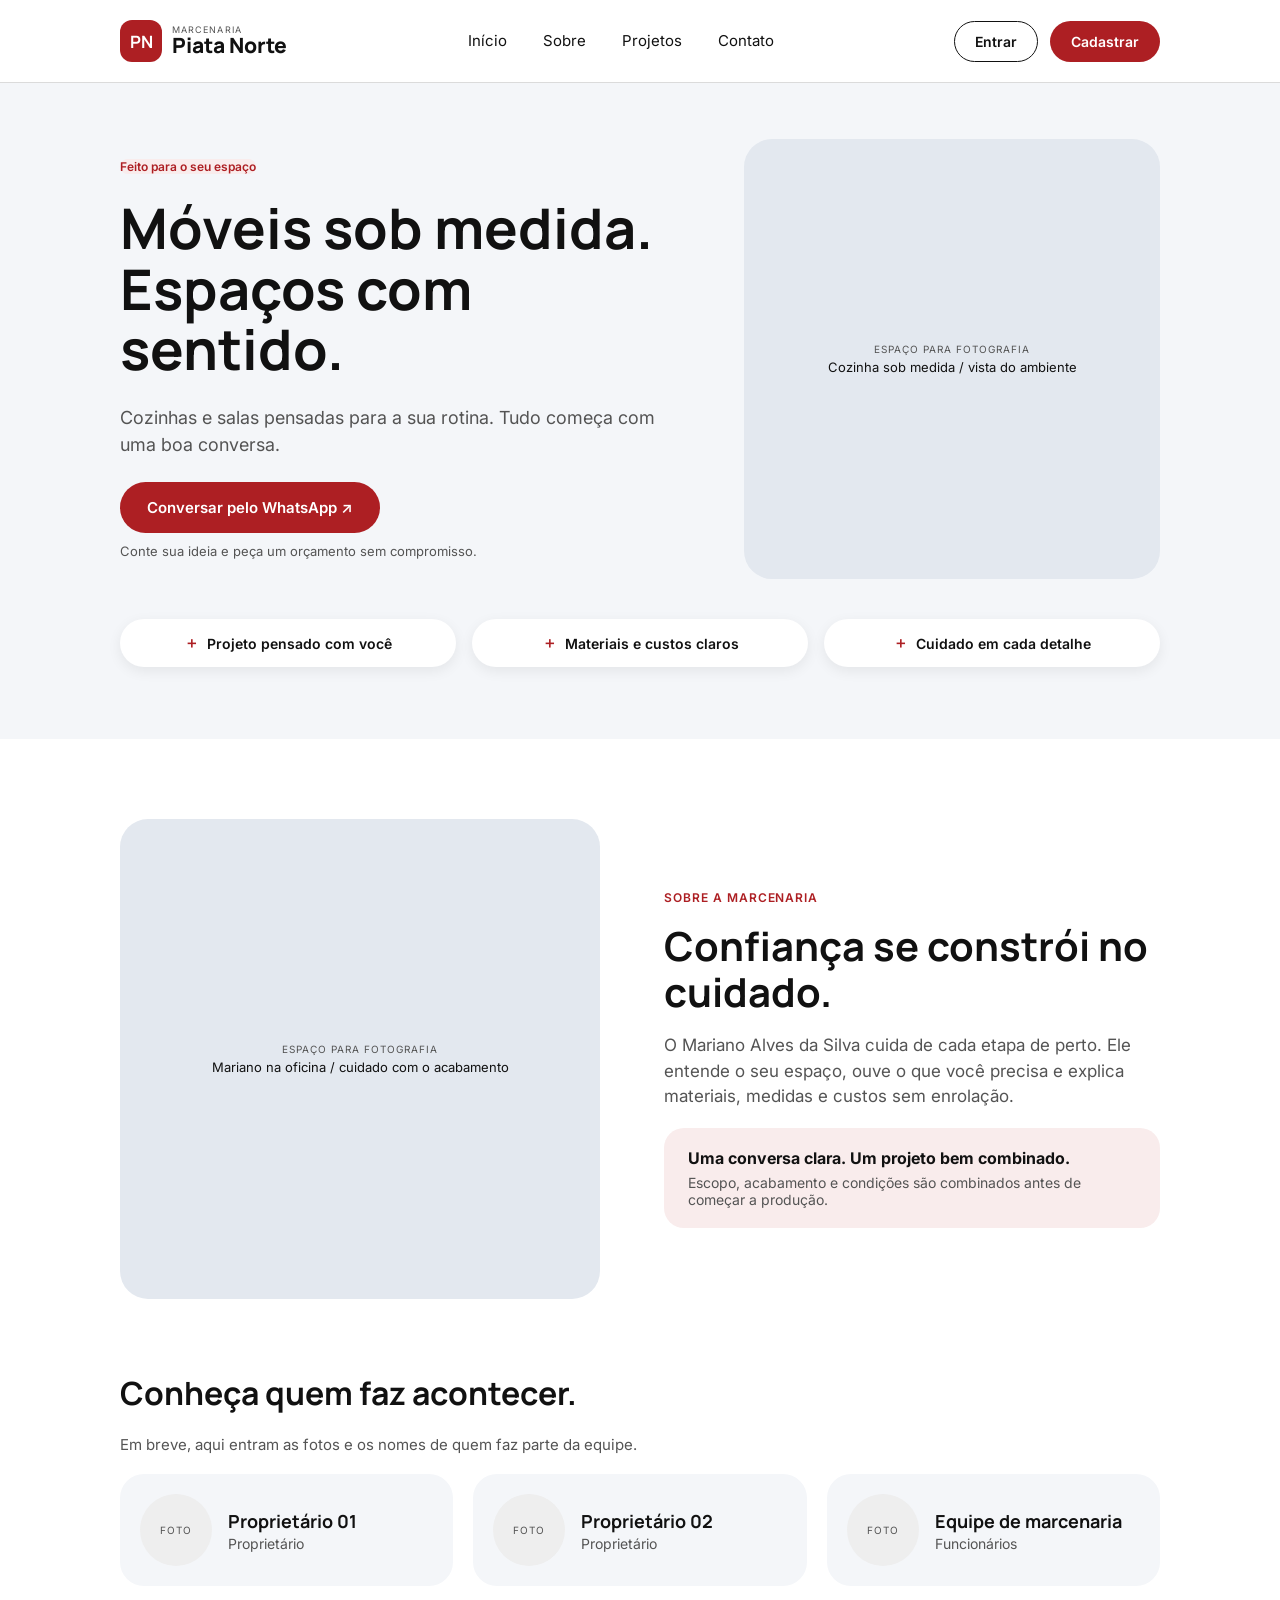
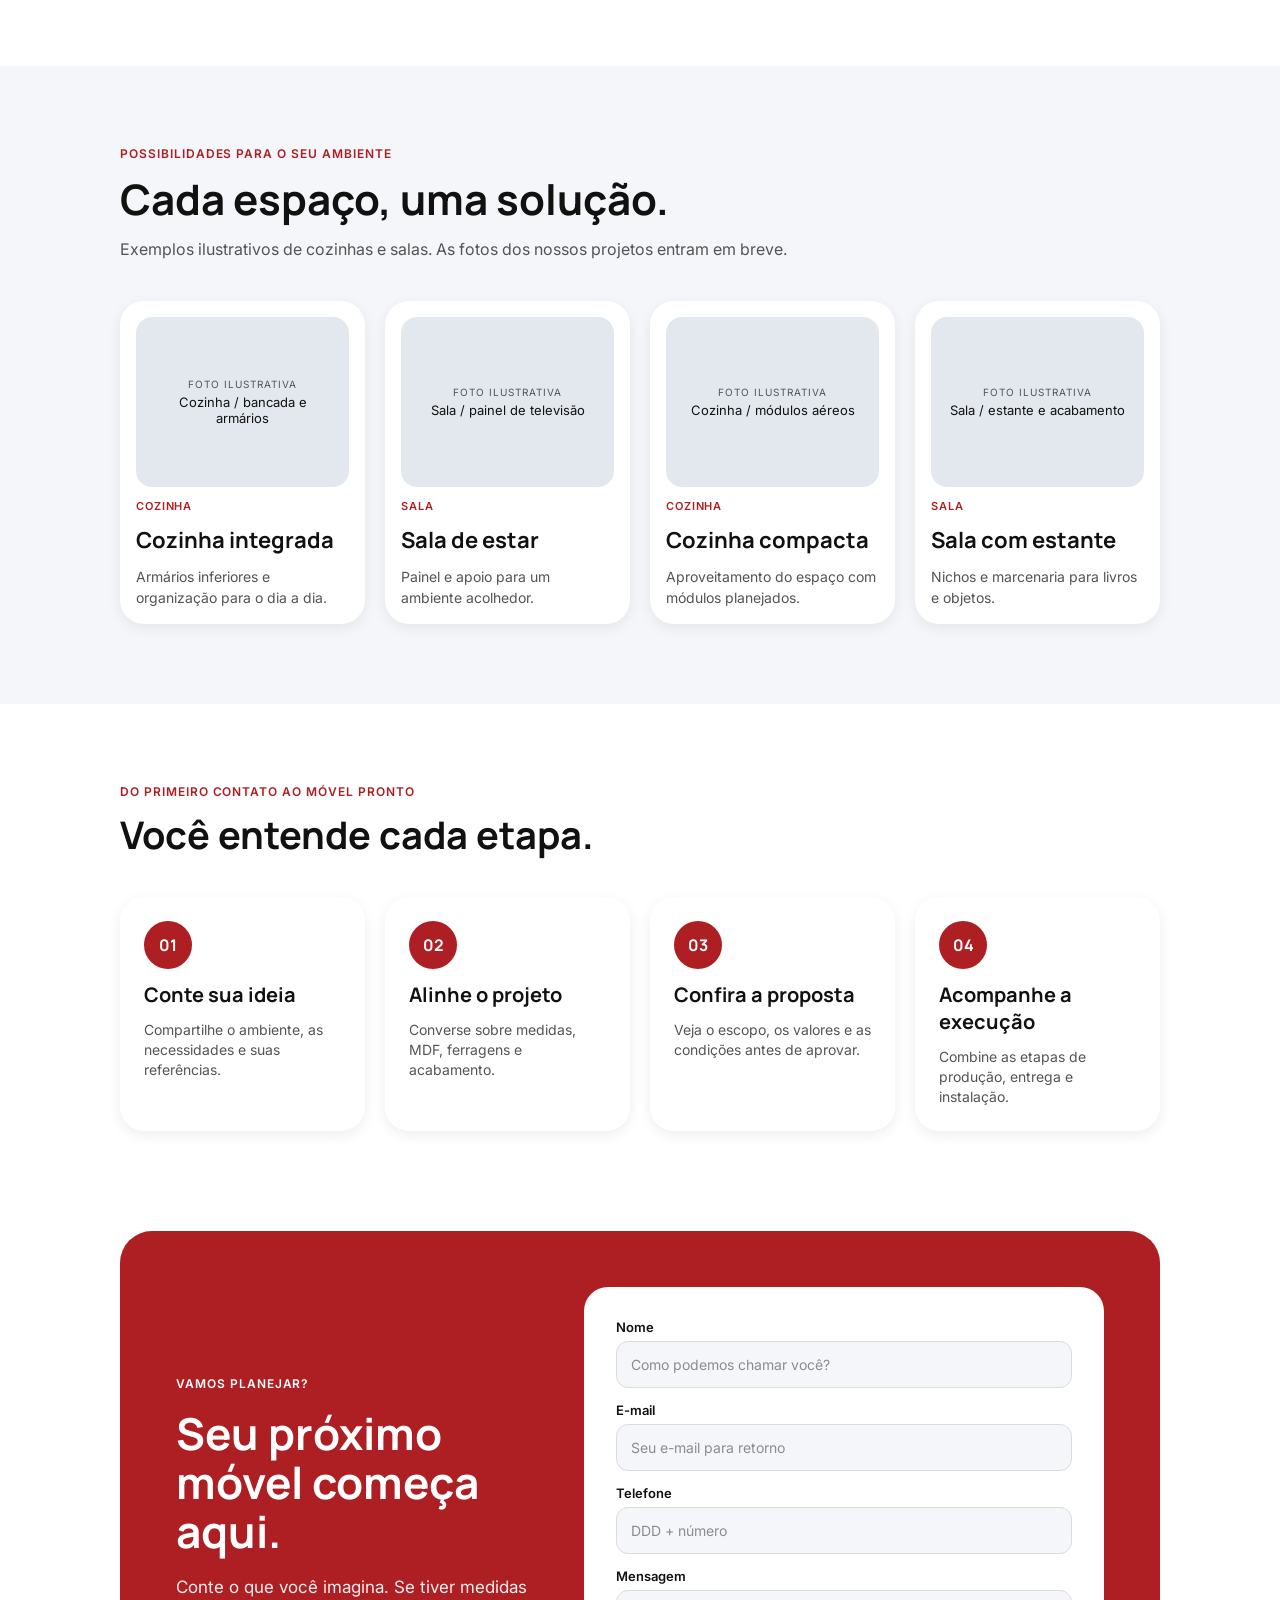
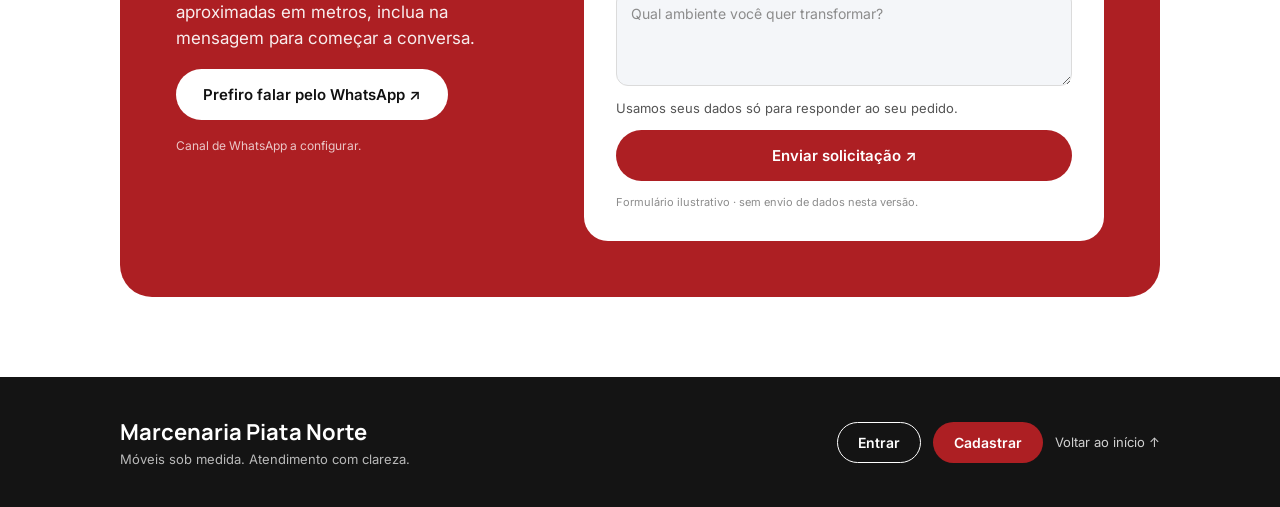
<file: files/index.html>
<!DOCTYPE html>
<html lang="pt-BR">
<head>
  <meta charset="utf-8">
  <meta name="viewport" content="width=device-width, initial-scale=1">
  <title>Marcenaria Piata Norte · Móveis sob medida</title>
  <meta name="description" content="Cozinhas e salas sob medida, pensadas para a sua rotina. Converse com a Marcenaria Piata Norte e peça um orçamento sem compromisso.">
  <link rel="preconnect" href="https://fonts.googleapis.com">
  <link rel="preconnect" href="https://fonts.gstatic.com" crossorigin>
  <link href="https://fonts.googleapis.com/css2?family=Inter:wght@400;600&family=Manrope:wght@700;800&display=swap" rel="stylesheet">
  <link rel="stylesheet" href="index.css">
</head>
<body id="pagina-inicio">

  <!-- ============ CABEÇALHO DO SITE (topo, com logo, menu e botões Entrar/Cadastrar) ============ -->
  <header id="cabecalho-site">
    <a class="logo-marca" href="index.html" aria-label="Marcenaria Piata Norte - página inicial">
      <span class="logo-simbolo">PN</span>
      <span class="logo-textos">
        <span class="logo-pequeno">MARCENARIA</span>
        <span class="logo-nome">Piata Norte</span>
      </span>
    </a>

    <nav id="menu-principal" aria-label="Menu principal">
      <a class="link-menu" href="#secao-inicio">Início</a>
      <a class="link-menu" href="#secao-sobre">Sobre</a>
      <a class="link-menu" href="#secao-projetos">Projetos</a>
      <a class="link-menu" href="#secao-contato">Contato</a>
    </nav>

    <div id="botoes-acesso">
      <a class="botao botao-contorno botao-pequeno botao-entrar" href="login.html">Entrar</a>
      <a class="botao botao-vermelho botao-pequeno botao-cadastrar" href="cadastro.html">Cadastrar</a>
    </div>
  </header>

  <main>

    <!-- ============ SEÇÃO INÍCIO (apresentação + foto + diferenciais) ============ -->
    <section id="secao-inicio" aria-labelledby="titulo-principal">
      <div id="inicio-conteudo">
        <div id="inicio-texto">
          <p class="selo-destaque">Feito para o seu espaço</p>
          <h1 id="titulo-principal">Móveis sob medida. Espaços com sentido.</h1>
          <p id="texto-apresentacao">Cozinhas e salas pensadas para a sua rotina. Tudo começa com uma boa conversa.</p>
          <div id="chamada-whatsapp">
            <a class="botao botao-vermelho botao-grande" href="#secao-contato">Conversar pelo WhatsApp ↗</a>
            <p class="nota-pequena">Conte sua ideia e peça um orçamento sem compromisso.</p>
          </div>
        </div>

        <!-- Para usar uma foto real, troque o conteúdo desta figura por: <img src="foto-cozinha.jpg" alt="Cozinha sob medida"> -->
        <figure id="inicio-foto" class="foto-reservada">
          <span class="foto-reservada-rotulo">Espaço para fotografia</span>
          <figcaption class="foto-reservada-legenda">Cozinha sob medida / vista do ambiente</figcaption>
        </figure>
      </div>

      <ul id="faixa-diferenciais">
        <li class="diferencial"><span class="diferencial-sinal" aria-hidden="true">＋</span>Projeto pensado com você</li>
        <li class="diferencial"><span class="diferencial-sinal" aria-hidden="true">＋</span>Materiais e custos claros</li>
        <li class="diferencial"><span class="diferencial-sinal" aria-hidden="true">＋</span>Cuidado em cada detalhe</li>
      </ul>
    </section>

    <!-- ============ SEÇÃO SOBRE (quem é a marcenaria + equipe) ============ -->
    <section id="secao-sobre" aria-labelledby="titulo-sobre">
      <div id="sobre-apresentacao">
        <figure id="sobre-foto" class="foto-reservada">
          <span class="foto-reservada-rotulo">Espaço para fotografia</span>
          <figcaption class="foto-reservada-legenda">Mariano na oficina / cuidado com o acabamento</figcaption>
        </figure>

        <div id="sobre-texto">
          <p class="rotulo-secao">Sobre a marcenaria</p>
          <h2 id="titulo-sobre" class="titulo-secao">Confiança se constrói no cuidado.</h2>
          <p class="paragrafo-secao">O Mariano Alves da Silva cuida de cada etapa de perto. Ele entende o seu espaço, ouve o que você precisa e explica materiais, medidas e custos sem enrolação.</p>
          <div id="caixa-destaque-sobre">
            <strong>Uma conversa clara. Um projeto bem combinado.</strong>
            <p>Escopo, acabamento e condições são combinados antes de começar a produção.</p>
          </div>
        </div>
      </div>

      <div id="sobre-equipe">
        <h3 id="titulo-equipe">Conheça quem faz acontecer.</h3>
        <p class="paragrafo-equipe">Em breve, aqui entram as fotos e os nomes de quem faz parte da equipe.</p>
        <ul id="lista-equipe">
          <li class="cartao-pessoa">
            <span class="foto-pessoa" aria-hidden="true">FOTO</span>
            <div class="dados-pessoa"><strong class="nome-pessoa">Proprietário 01</strong><span class="cargo-pessoa">Proprietário</span></div>
          </li>
          <li class="cartao-pessoa">
            <span class="foto-pessoa" aria-hidden="true">FOTO</span>
            <div class="dados-pessoa"><strong class="nome-pessoa">Proprietário 02</strong><span class="cargo-pessoa">Proprietário</span></div>
          </li>
          <li class="cartao-pessoa">
            <span class="foto-pessoa" aria-hidden="true">FOTO</span>
            <div class="dados-pessoa"><strong class="nome-pessoa">Equipe de marcenaria</strong><span class="cargo-pessoa">Funcionários</span></div>
          </li>
        </ul>
      </div>
    </section>

    <!-- ============ SEÇÃO PROJETOS (galeria ilustrativa) ============ -->
    <section id="secao-projetos" aria-labelledby="titulo-projetos">
      <div class="cabecalho-secao">
        <p class="rotulo-secao">Possibilidades para o seu ambiente</p>
        <h2 id="titulo-projetos" class="titulo-secao">Cada espaço, uma solução.</h2>
        <p class="paragrafo-secao">Exemplos ilustrativos de cozinhas e salas. As fotos dos nossos projetos entram em breve.</p>
      </div>

      <ul id="galeria-projetos">
        <li class="cartao-projeto">
          <div class="foto-reservada foto-projeto"><span class="foto-reservada-rotulo">Foto ilustrativa</span><span class="foto-reservada-legenda">Cozinha / bancada e armários</span></div>
          <p class="tipo-projeto">Cozinha</p>
          <h3 class="nome-projeto">Cozinha integrada</h3>
          <p class="descricao-projeto">Armários inferiores e organização para o dia a dia.</p>
        </li>
        <li class="cartao-projeto">
          <div class="foto-reservada foto-projeto"><span class="foto-reservada-rotulo">Foto ilustrativa</span><span class="foto-reservada-legenda">Sala / painel de televisão</span></div>
          <p class="tipo-projeto">Sala</p>
          <h3 class="nome-projeto">Sala de estar</h3>
          <p class="descricao-projeto">Painel e apoio para um ambiente acolhedor.</p>
        </li>
        <li class="cartao-projeto">
          <div class="foto-reservada foto-projeto"><span class="foto-reservada-rotulo">Foto ilustrativa</span><span class="foto-reservada-legenda">Cozinha / módulos aéreos</span></div>
          <p class="tipo-projeto">Cozinha</p>
          <h3 class="nome-projeto">Cozinha compacta</h3>
          <p class="descricao-projeto">Aproveitamento do espaço com módulos planejados.</p>
        </li>
        <li class="cartao-projeto">
          <div class="foto-reservada foto-projeto"><span class="foto-reservada-rotulo">Foto ilustrativa</span><span class="foto-reservada-legenda">Sala / estante e acabamento</span></div>
          <p class="tipo-projeto">Sala</p>
          <h3 class="nome-projeto">Sala com estante</h3>
          <p class="descricao-projeto">Nichos e marcenaria para livros e objetos.</p>
        </li>
      </ul>
    </section>

    <!-- ============ SEÇÃO PROCESSO (as 4 etapas do atendimento) ============ -->
    <section id="secao-processo" aria-labelledby="titulo-processo">
      <div class="cabecalho-secao">
        <p class="rotulo-secao">Do primeiro contato ao móvel pronto</p>
        <h2 id="titulo-processo" class="titulo-secao">Você entende cada etapa.</h2>
      </div>

      <ol id="lista-etapas">
        <li class="cartao-etapa">
          <span class="numero-etapa" aria-hidden="true">01</span>
          <h3 class="titulo-etapa">Conte sua ideia</h3>
          <p class="texto-etapa">Compartilhe o ambiente, as necessidades e suas referências.</p>
        </li>
        <li class="cartao-etapa">
          <span class="numero-etapa" aria-hidden="true">02</span>
          <h3 class="titulo-etapa">Alinhe o projeto</h3>
          <p class="texto-etapa">Converse sobre medidas, MDF, ferragens e acabamento.</p>
        </li>
        <li class="cartao-etapa">
          <span class="numero-etapa" aria-hidden="true">03</span>
          <h3 class="titulo-etapa">Confira a proposta</h3>
          <p class="texto-etapa">Veja o escopo, os valores e as condições antes de aprovar.</p>
        </li>
        <li class="cartao-etapa">
          <span class="numero-etapa" aria-hidden="true">04</span>
          <h3 class="titulo-etapa">Acompanhe a execução</h3>
          <p class="texto-etapa">Combine as etapas de produção, entrega e instalação.</p>
        </li>
      </ol>
    </section>

    <!-- ============ SEÇÃO CONTATO (caixa vermelha com convite + formulário) ============ -->
    <section id="secao-contato" aria-labelledby="titulo-contato">
      <div id="caixa-contato">
        <div id="contato-convite">
          <p class="rotulo-secao rotulo-claro">Vamos planejar?</p>
          <h2 id="titulo-contato">Seu próximo móvel começa aqui.</h2>
          <p id="texto-contato">Conte o que você imagina. Se tiver medidas aproximadas em metros, inclua na mensagem para começar a conversa.</p>
          <a class="botao botao-branco botao-grande" href="#formulario-contato">Prefiro falar pelo WhatsApp ↗</a>
          <p class="nota-pequena nota-clara">Canal de WhatsApp a configurar.</p>
        </div>

        <form id="formulario-contato" action="#" method="post">
          <div class="campo">
            <label class="campo-rotulo" for="contato-nome">Nome</label>
            <input class="campo-entrada" id="contato-nome" name="nome" type="text" placeholder="Como podemos chamar você?" autocomplete="name">
          </div>
          <div class="campo">
            <label class="campo-rotulo" for="contato-email">E-mail</label>
            <input class="campo-entrada" id="contato-email" name="email" type="email" placeholder="Seu e-mail para retorno" autocomplete="email">
          </div>
          <div class="campo">
            <label class="campo-rotulo" for="contato-telefone">Telefone</label>
            <input class="campo-entrada" id="contato-telefone" name="telefone" type="tel" placeholder="DDD + número" autocomplete="tel">
          </div>
          <div class="campo">
            <label class="campo-rotulo" for="contato-mensagem">Mensagem</label>
            <textarea class="campo-entrada campo-texto-longo" id="contato-mensagem" name="mensagem" placeholder="Qual ambiente você quer transformar?"></textarea>
          </div>
          <p class="nota-pequena">Usamos seus dados só para responder ao seu pedido.</p>
          <button class="botao botao-vermelho botao-grande botao-largura-total" type="submit">Enviar solicitação ↗</button>
          <p class="nota-minima">Formulário ilustrativo · sem envio de dados nesta versão.</p>
        </form>
      </div>
    </section>
  </main>

  <!-- ============ RODAPÉ DO SITE (fundo escuro) ============ -->
  <footer id="rodape-site">
    <div id="rodape-assinatura">
      <strong id="rodape-nome">Marcenaria Piata Norte</strong>
      <p id="rodape-frase">Móveis sob medida. Atendimento com clareza.</p>
    </div>
    <div id="rodape-acoes">
      <a class="botao botao-contorno-claro botao-pequeno" href="login.html">Entrar</a>
      <a class="botao botao-vermelho botao-pequeno" href="cadastro.html">Cadastrar</a>
      <a id="link-voltar-topo" href="#cabecalho-site">Voltar ao início ↑</a>
    </div>
  </footer>

</body>
</html>
</file>
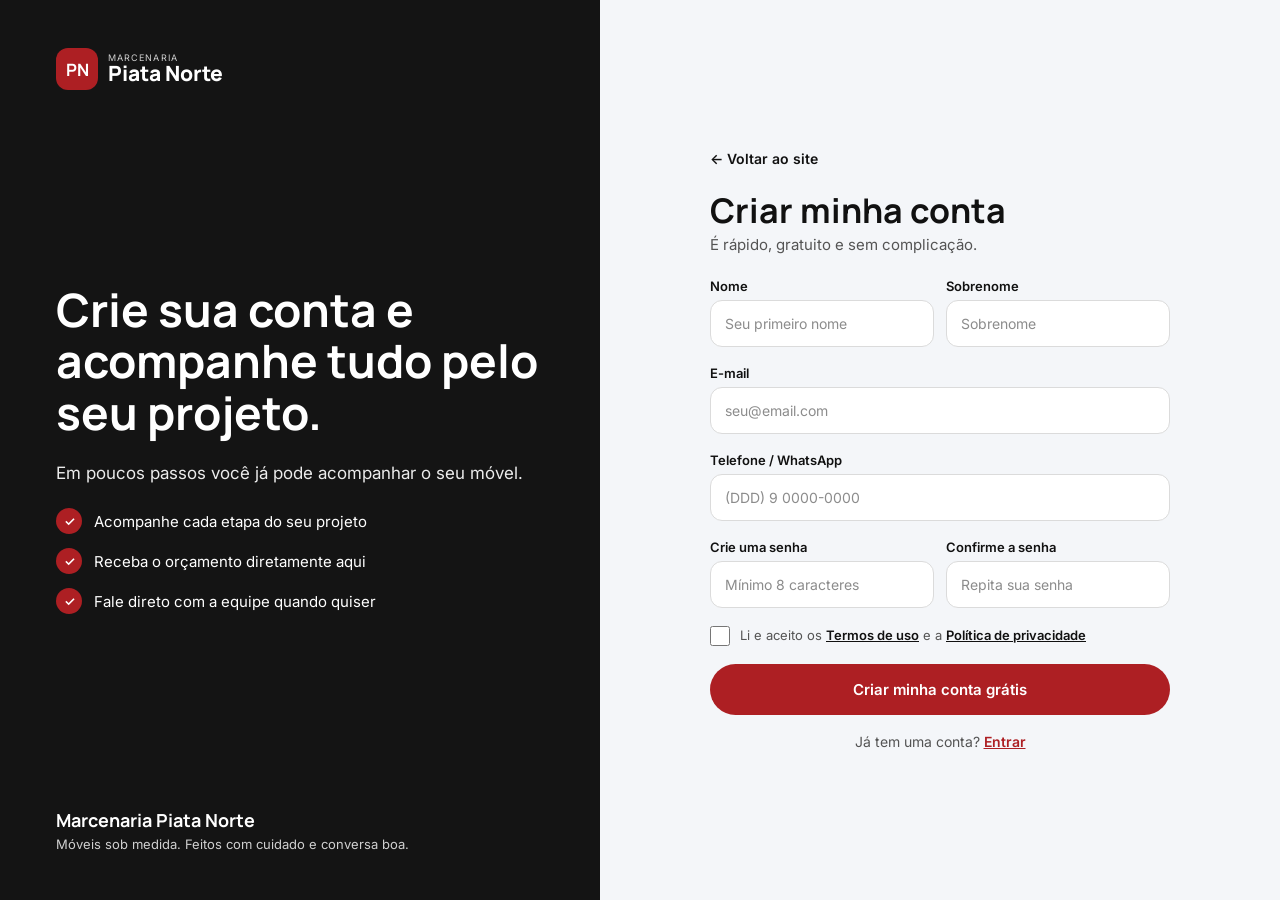
<file: files/cadastro.html>
<!DOCTYPE html>
<html lang="pt-BR">
<head>
  <meta charset="utf-8">
  <meta name="viewport" content="width=device-width, initial-scale=1">
  <title>Criar conta · Marcenaria Piata Norte</title>
  <link rel="preconnect" href="https://fonts.googleapis.com">
  <link rel="preconnect" href="https://fonts.gstatic.com" crossorigin>
  <link href="https://fonts.googleapis.com/css2?family=Inter:wght@400;600&family=Manrope:wght@700;800&display=swap" rel="stylesheet">
  <link rel="stylesheet" href="cadastro.css">
</head>
<body id="pagina-cadastro">

  <!-- ============ CABEÇALHO DO CELULAR (só aparece em telas pequenas) ============ -->
  <header id="cabecalho-celular">
    <a class="logo-marca" href="index.html" aria-label="Marcenaria Piata Norte - página inicial">
      <span class="logo-simbolo">PN</span>
      <span class="logo-textos"><span class="logo-pequeno">MARCENARIA</span><span class="logo-nome">Piata Norte</span></span>
    </a>
    <a class="botao botao-contorno botao-pequeno" href="index.html">← Voltar ao site</a>
  </header>

  <!-- ============ PAINEL ESCURO DE BOAS-VINDAS (lado esquerdo no computador, faixa no topo no celular) ============ -->
  <aside id="painel-boas-vindas">
    <a class="logo-marca logo-marca-clara" id="logo-painel" href="index.html" aria-label="Marcenaria Piata Norte - página inicial">
      <span class="logo-simbolo">PN</span>
      <span class="logo-textos"><span class="logo-pequeno">MARCENARIA</span><span class="logo-nome">Piata Norte</span></span>
    </a>

    <div id="mensagem-boas-vindas">
      <h2 id="titulo-boas-vindas">Crie sua conta e acompanhe tudo pelo seu projeto.</h2>
      <p id="texto-boas-vindas">Em poucos passos você já pode acompanhar o seu móvel.</p>
      <!-- Vantagens (versão do computador, dentro do painel escuro) -->
      <ul class="lista-vantagens" id="vantagens-painel">
        <li class="vantagem"><span class="vantagem-marca" aria-hidden="true">✓</span>Acompanhe cada etapa do seu projeto</li>
        <li class="vantagem"><span class="vantagem-marca" aria-hidden="true">✓</span>Receba o orçamento diretamente aqui</li>
        <li class="vantagem"><span class="vantagem-marca" aria-hidden="true">✓</span>Fale direto com a equipe quando quiser</li>
      </ul>
    </div>

    <div id="assinatura-painel">
      <strong class="assinatura-nome">Marcenaria Piata Norte</strong>
      <p class="assinatura-frase">Móveis sob medida. Feitos com cuidado e conversa boa.</p>
    </div>
  </aside>

  <!-- ============ ÁREA DO FORMULÁRIO (lado direito) ============ -->
  <main id="area-formulario">
    <div id="caixa-formulario">
      <a id="link-voltar-site" href="index.html">← Voltar ao site</a>

      <div id="titulo-formulario">
        <h1>Criar minha conta</h1>
        <p>É rápido, gratuito e sem complicação.</p>
      </div>

      <!-- Ao criar a conta, leva para o login (demonstração, sem gravação de dados) -->
      <form id="formulario-cadastro" action="login.html" method="get">
        <div class="linha-dois-campos" id="linha-nome">
          <div class="campo">
            <label class="campo-rotulo" for="cadastro-nome">Nome</label>
            <input class="campo-entrada" id="cadastro-nome" name="nome" type="text" placeholder="Seu primeiro nome" autocomplete="given-name" required>
          </div>
          <div class="campo">
            <label class="campo-rotulo" for="cadastro-sobrenome">Sobrenome</label>
            <input class="campo-entrada" id="cadastro-sobrenome" name="sobrenome" type="text" placeholder="Sobrenome" autocomplete="family-name" required>
          </div>
        </div>

        <div class="campo">
          <label class="campo-rotulo" for="cadastro-email">E-mail</label>
          <input class="campo-entrada" id="cadastro-email" name="email" type="email" placeholder="seu@email.com" autocomplete="email" required>
        </div>

        <div class="campo">
          <label class="campo-rotulo" for="cadastro-telefone">Telefone / WhatsApp</label>
          <input class="campo-entrada" id="cadastro-telefone" name="telefone" type="tel" placeholder="(DDD) 9 0000-0000" autocomplete="tel">
        </div>

        <div class="linha-dois-campos" id="linha-senhas">
          <div class="campo">
            <label class="campo-rotulo" for="cadastro-senha">Crie uma senha</label>
            <input class="campo-entrada" id="cadastro-senha" name="senha" type="password" placeholder="Mínimo 8 caracteres" minlength="8" autocomplete="new-password" required>
          </div>
          <div class="campo">
            <label class="campo-rotulo" for="cadastro-confirmar-senha">Confirme a senha</label>
            <input class="campo-entrada" id="cadastro-confirmar-senha" name="confirmar_senha" type="password" placeholder="Repita sua senha" minlength="8" autocomplete="new-password" required>
          </div>
        </div>
        <p id="aviso-senhas" role="alert" hidden>As senhas não são iguais. Confira e tente de novo.</p>

        <label id="caixa-termos">
          <input type="checkbox" id="aceitar-termos" name="termos" required>
          <span>Li e aceito os <a href="#">Termos de uso</a> e a <a href="#">Política de privacidade</a></span>
        </label>

        <button class="botao botao-vermelho botao-grande botao-largura-total" id="botao-criar-conta" type="submit">Criar minha conta grátis</button>

        <p id="chamada-login">Já tem uma conta? <a href="login.html">Entrar</a></p>
      </form>
    </div>

    <!-- Vantagens (versão do celular, cartão branco depois do formulário) -->
    <div id="vantagens-celular">
      <ul class="lista-vantagens">
        <li class="vantagem"><span class="vantagem-marca" aria-hidden="true">✓</span>Acompanhe cada etapa do seu projeto</li>
        <li class="vantagem"><span class="vantagem-marca" aria-hidden="true">✓</span>Receba o orçamento diretamente aqui</li>
        <li class="vantagem"><span class="vantagem-marca" aria-hidden="true">✓</span>Fale direto com a equipe quando quiser</li>
      </ul>
    </div>
  </main>

  <!-- ============ RODAPÉ DO CELULAR (só aparece em telas pequenas) ============ -->
  <footer id="rodape-celular">
    <strong class="assinatura-nome">Marcenaria Piata Norte</strong>
    <p class="assinatura-frase">Móveis sob medida. Feitos com cuidado e conversa boa.</p>
  </footer>

  <script>
    /* Confere se as duas senhas são iguais antes de enviar */
    (function () {
      var formulario = document.getElementById('formulario-cadastro');
      var senha = document.getElementById('cadastro-senha');
      var confirmar = document.getElementById('cadastro-confirmar-senha');
      var aviso = document.getElementById('aviso-senhas');
      formulario.addEventListener('submit', function (evento) {
        if (senha.value !== confirmar.value) {
          evento.preventDefault();
          aviso.hidden = false;
          confirmar.focus();
        }
      });
      confirmar.addEventListener('input', function () { aviso.hidden = true; });
    })();
  </script>
</body>
</html>
</file>
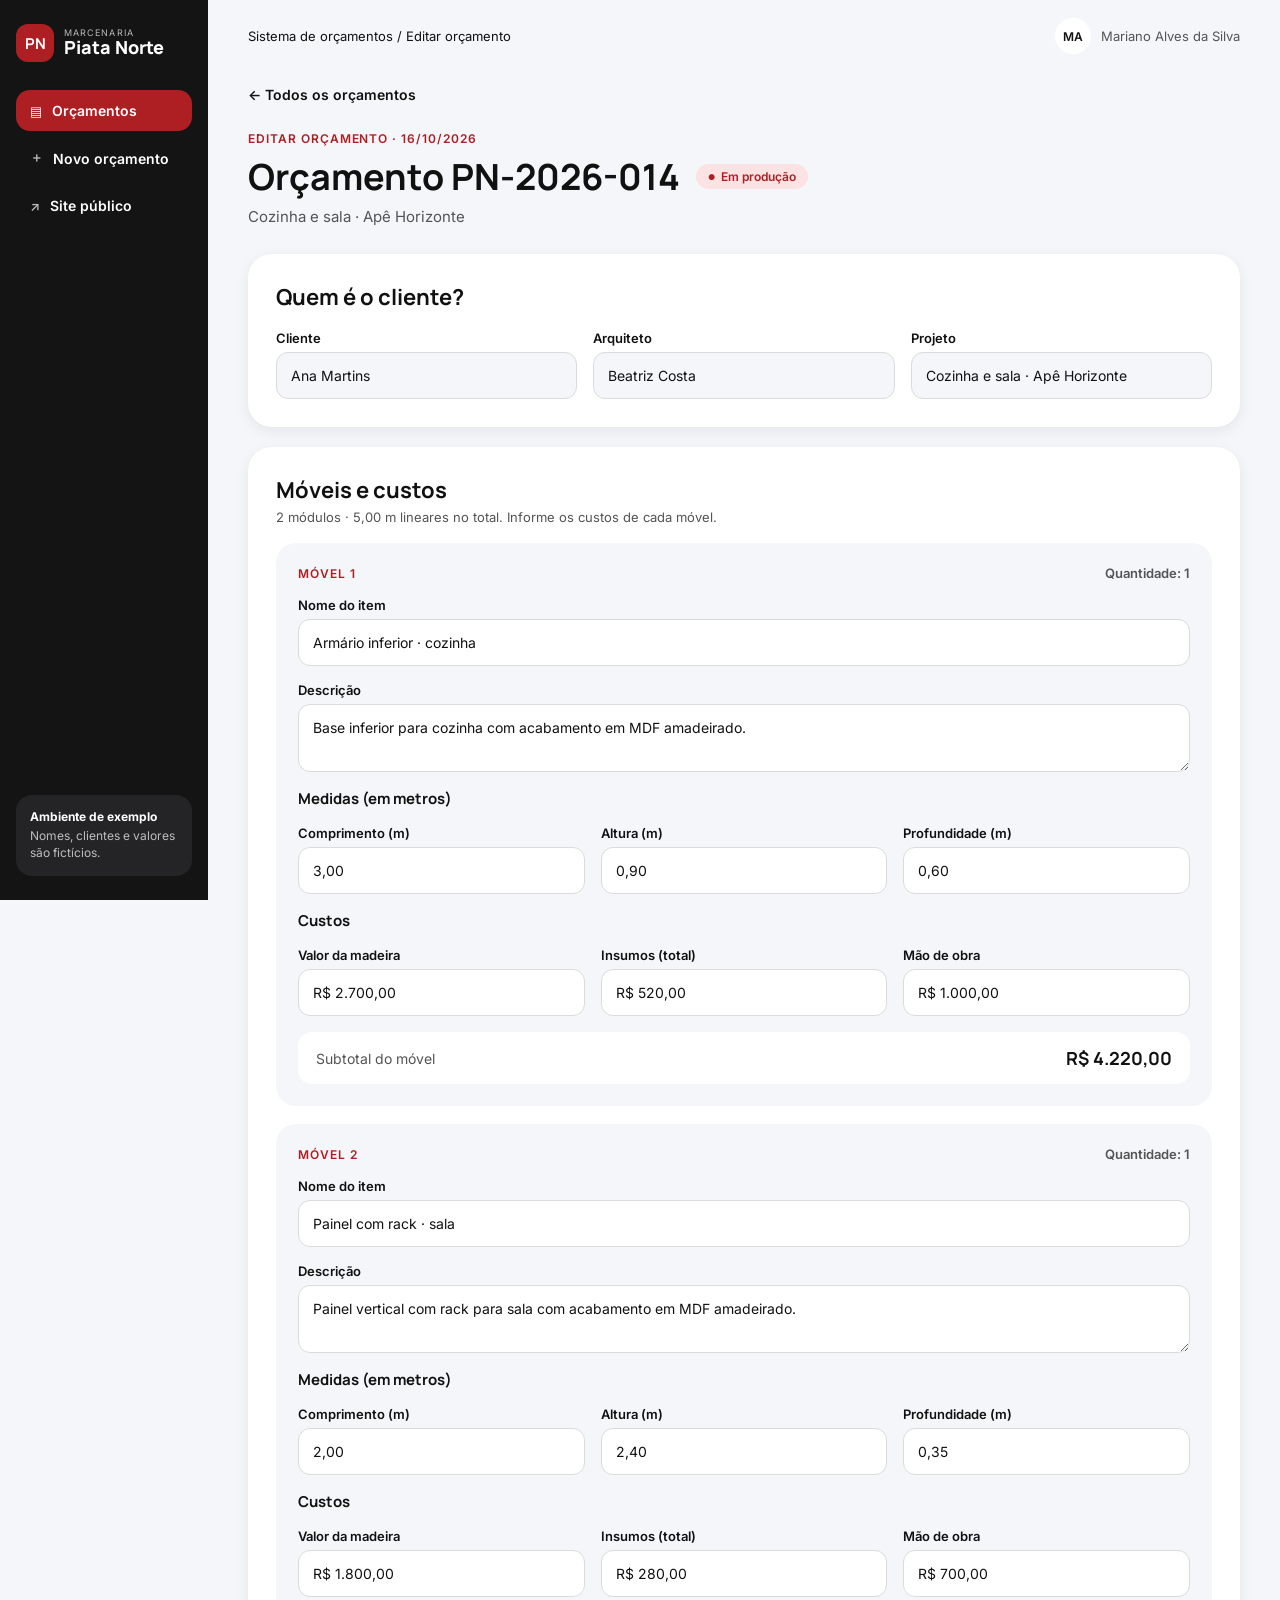
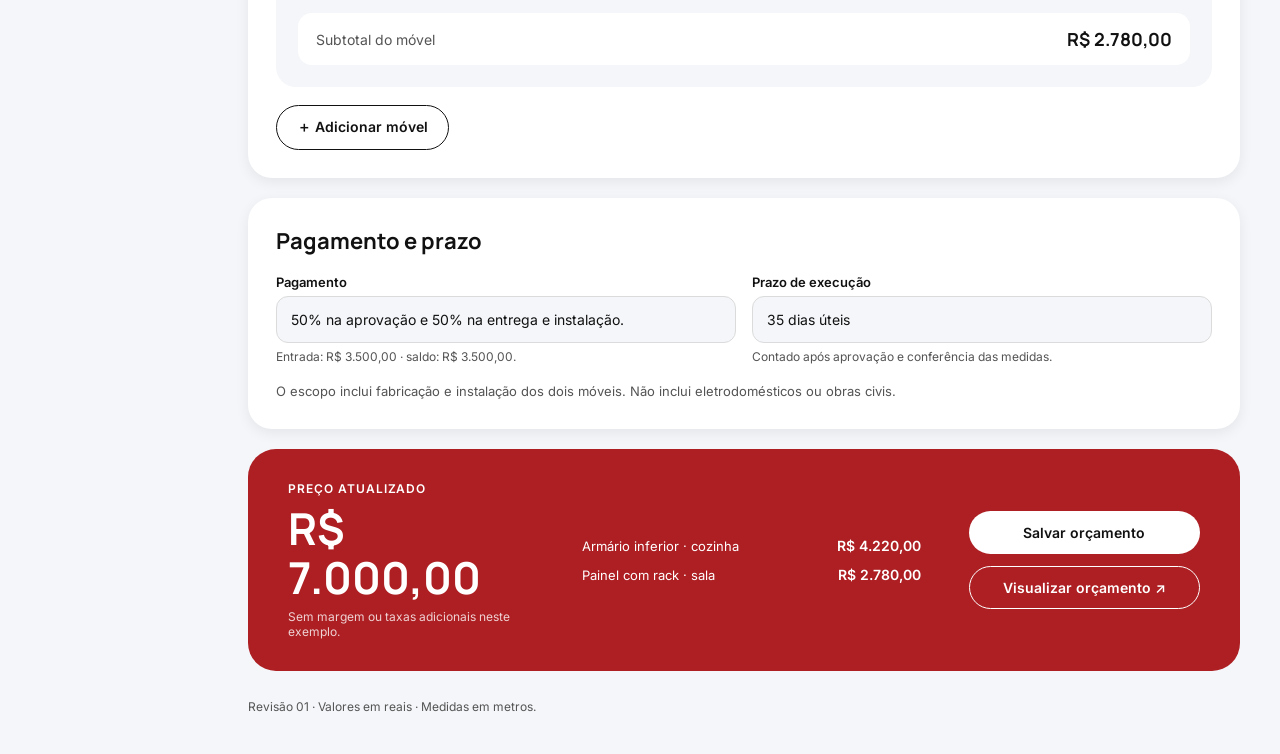
<file: files/editar-orcamento.html>
<!DOCTYPE html>
<html lang="pt-BR">
<head>
  <meta charset="utf-8">
  <meta name="viewport" content="width=device-width, initial-scale=1">
  <title>Editar orçamento PN-2026-014 · Marcenaria Piata Norte</title>
  <link rel="preconnect" href="https://fonts.googleapis.com">
  <link rel="preconnect" href="https://fonts.gstatic.com" crossorigin>
  <link href="https://fonts.googleapis.com/css2?family=Inter:wght@400;600&family=Manrope:wght@700;800&display=swap" rel="stylesheet">
  <link rel="stylesheet" href="editar-orcamento.css">
</head>
<body id="pagina-editar-orcamento">
  <div id="estrutura-sistema">

    <!-- ============ BARRA LATERAL ESCURA (logo + menu + aviso) ============ -->
    <aside id="barra-lateral">
      <a class="logo-marca" href="index.html" aria-label="Marcenaria Piata Norte - site público">
        <span class="logo-simbolo">PN</span>
        <span class="logo-textos"><span class="logo-pequeno">MARCENARIA</span><span class="logo-nome">Piata Norte</span></span>
      </a>

      <nav id="menu-lateral" aria-label="Menu do sistema">
        <a class="item-menu item-menu-ativo" href="orcamentos.html" aria-current="page"><span class="item-menu-icone" aria-hidden="true">▤</span>Orçamentos</a>
        <a class="item-menu" href="editar-orcamento.html"><span class="item-menu-icone" aria-hidden="true">＋</span>Novo orçamento</a>
        <a class="item-menu" href="index.html"><span class="item-menu-icone" aria-hidden="true">↗</span>Site público</a>
      </nav>

      <div id="aviso-exemplo">
        <strong>Ambiente de exemplo</strong>
        <p>Nomes, clientes e valores são fictícios.</p>
      </div>
    </aside>

    <!-- ============ ÁREA DE TRABALHO ============ -->
    <div id="area-trabalho">

      <header id="barra-superior">
        <p id="caminho-pagina">Sistema de orçamentos / Editar orçamento</p>
        <div id="usuario-logado">
          <span id="avatar-usuario" aria-hidden="true">MA</span>
          <span id="nome-usuario">Mariano Alves da Silva</span>
        </div>
      </header>

      <main id="conteudo">
        <a id="link-voltar-lista" href="orcamentos.html">← Todos os orçamentos</a>

        <!-- Título do orçamento -->
        <div id="topo-pagina">
          <p id="rotulo-pagina">Editar orçamento · 16/10/2026</p>
          <div id="linha-titulo">
            <h1 id="titulo-pagina">Orçamento PN-2026-014</h1>
            <span class="selo-status selo-em-producao">Em produção</span>
          </div>
          <p id="subtitulo-pagina">Cozinha e sala · Apê Horizonte</p>
        </div>

        <form id="formulario-orcamento" action="previa-pdf.html" method="get">

          <!-- ----- CARTÃO 1: quem é o cliente ----- -->
          <section class="cartao-formulario" id="secao-cliente" aria-labelledby="titulo-secao-cliente">
            <h2 class="titulo-cartao" id="titulo-secao-cliente">Quem é o cliente?</h2>
            <div class="grade-tres-campos">
              <div class="campo">
                <label class="campo-rotulo" for="campo-cliente">Cliente</label>
                <input class="campo-entrada" id="campo-cliente" name="cliente" type="text" value="Ana Martins">
              </div>
              <div class="campo">
                <label class="campo-rotulo" for="campo-arquiteto">Arquiteto</label>
                <input class="campo-entrada" id="campo-arquiteto" name="arquiteto" type="text" value="Beatriz Costa">
              </div>
              <div class="campo">
                <label class="campo-rotulo" for="campo-projeto">Projeto</label>
                <input class="campo-entrada" id="campo-projeto" name="projeto" type="text" value="Cozinha e sala · Apê Horizonte">
              </div>
            </div>
          </section>

          <!-- ----- CARTÃO 2: móveis e custos ----- -->
          <section class="cartao-formulario" id="secao-moveis" aria-labelledby="titulo-secao-moveis">
            <div class="cabecalho-cartao">
              <h2 class="titulo-cartao" id="titulo-secao-moveis">Móveis e custos</h2>
              <p class="subtitulo-cartao">2 módulos · 5,00 m lineares no total. Informe os custos de cada móvel.</p>
            </div>

            <!-- Móvel 1 -->
            <fieldset class="bloco-movel" id="movel-1">
              <legend class="so-leitor-de-tela">Móvel 1</legend>
              <div class="topo-movel">
                <p class="nome-bloco-movel">Móvel 1</p>
                <p class="quantidade-movel">Quantidade: 1</p>
              </div>
              <div class="campo">
                <label class="campo-rotulo" for="movel1-nome">Nome do item</label>
                <input class="campo-entrada" id="movel1-nome" name="movel1_nome" type="text" value="Armário inferior · cozinha">
              </div>
              <div class="campo">
                <label class="campo-rotulo" for="movel1-descricao">Descrição</label>
                <textarea class="campo-entrada campo-descricao" id="movel1-descricao" name="movel1_descricao">Base inferior para cozinha com acabamento em MDF amadeirado.</textarea>
              </div>
              <h3 class="titulo-grupo">Medidas (em metros)</h3>
              <div class="grade-tres-campos">
                <div class="campo"><label class="campo-rotulo" for="movel1-comprimento">Comprimento (m)</label><input class="campo-entrada" id="movel1-comprimento" name="movel1_comprimento" type="text" inputmode="decimal" value="3,00"></div>
                <div class="campo"><label class="campo-rotulo" for="movel1-altura">Altura (m)</label><input class="campo-entrada" id="movel1-altura" name="movel1_altura" type="text" inputmode="decimal" value="0,90"></div>
                <div class="campo"><label class="campo-rotulo" for="movel1-profundidade">Profundidade (m)</label><input class="campo-entrada" id="movel1-profundidade" name="movel1_profundidade" type="text" inputmode="decimal" value="0,60"></div>
              </div>
              <h3 class="titulo-grupo">Custos</h3>
              <div class="grade-tres-campos">
                <div class="campo"><label class="campo-rotulo" for="movel1-madeira">Valor da madeira</label><input class="campo-entrada" id="movel1-madeira" name="movel1_madeira" type="text" inputmode="decimal" value="R$ 2.700,00"></div>
                <div class="campo"><label class="campo-rotulo" for="movel1-insumos">Insumos (total)</label><input class="campo-entrada" id="movel1-insumos" name="movel1_insumos" type="text" inputmode="decimal" value="R$ 520,00"></div>
                <div class="campo"><label class="campo-rotulo" for="movel1-mao-de-obra">Mão de obra</label><input class="campo-entrada" id="movel1-mao-de-obra" name="movel1_mao_de_obra" type="text" inputmode="decimal" value="R$ 1.000,00"></div>
              </div>
              <div class="subtotal-movel">
                <span class="subtotal-rotulo">Subtotal do móvel</span>
                <strong class="subtotal-valor">R$ 4.220,00</strong>
              </div>
            </fieldset>

            <!-- Móvel 2 -->
            <fieldset class="bloco-movel" id="movel-2">
              <legend class="so-leitor-de-tela">Móvel 2</legend>
              <div class="topo-movel">
                <p class="nome-bloco-movel">Móvel 2</p>
                <p class="quantidade-movel">Quantidade: 1</p>
              </div>
              <div class="campo">
                <label class="campo-rotulo" for="movel2-nome">Nome do item</label>
                <input class="campo-entrada" id="movel2-nome" name="movel2_nome" type="text" value="Painel com rack · sala">
              </div>
              <div class="campo">
                <label class="campo-rotulo" for="movel2-descricao">Descrição</label>
                <textarea class="campo-entrada campo-descricao" id="movel2-descricao" name="movel2_descricao">Painel vertical com rack para sala com acabamento em MDF amadeirado.</textarea>
              </div>
              <h3 class="titulo-grupo">Medidas (em metros)</h3>
              <div class="grade-tres-campos">
                <div class="campo"><label class="campo-rotulo" for="movel2-comprimento">Comprimento (m)</label><input class="campo-entrada" id="movel2-comprimento" name="movel2_comprimento" type="text" inputmode="decimal" value="2,00"></div>
                <div class="campo"><label class="campo-rotulo" for="movel2-altura">Altura (m)</label><input class="campo-entrada" id="movel2-altura" name="movel2_altura" type="text" inputmode="decimal" value="2,40"></div>
                <div class="campo"><label class="campo-rotulo" for="movel2-profundidade">Profundidade (m)</label><input class="campo-entrada" id="movel2-profundidade" name="movel2_profundidade" type="text" inputmode="decimal" value="0,35"></div>
              </div>
              <h3 class="titulo-grupo">Custos</h3>
              <div class="grade-tres-campos">
                <div class="campo"><label class="campo-rotulo" for="movel2-madeira">Valor da madeira</label><input class="campo-entrada" id="movel2-madeira" name="movel2_madeira" type="text" inputmode="decimal" value="R$ 1.800,00"></div>
                <div class="campo"><label class="campo-rotulo" for="movel2-insumos">Insumos (total)</label><input class="campo-entrada" id="movel2-insumos" name="movel2_insumos" type="text" inputmode="decimal" value="R$ 280,00"></div>
                <div class="campo"><label class="campo-rotulo" for="movel2-mao-de-obra">Mão de obra</label><input class="campo-entrada" id="movel2-mao-de-obra" name="movel2_mao_de_obra" type="text" inputmode="decimal" value="R$ 700,00"></div>
              </div>
              <div class="subtotal-movel">
                <span class="subtotal-rotulo">Subtotal do móvel</span>
                <strong class="subtotal-valor">R$ 2.780,00</strong>
              </div>
            </fieldset>

            <button class="botao botao-contorno botao-medio botao-adicionar-movel" id="botao-adicionar-movel" type="button">＋ Adicionar móvel</button>
          </section>

          <!-- ----- CARTÃO 3: pagamento e prazo ----- -->
          <section class="cartao-formulario" id="secao-pagamento" aria-labelledby="titulo-secao-pagamento">
            <h2 class="titulo-cartao" id="titulo-secao-pagamento">Pagamento e prazo</h2>
            <div class="grade-dois-campos">
              <div class="campo">
                <label class="campo-rotulo" for="campo-pagamento">Pagamento</label>
                <input class="campo-entrada" id="campo-pagamento" name="pagamento" type="text" value="50% na aprovação e 50% na entrega e instalação.">
                <p class="campo-nota">Entrada: R$ 3.500,00 · saldo: R$ 3.500,00.</p>
              </div>
              <div class="campo">
                <label class="campo-rotulo" for="campo-prazo">Prazo de execução</label>
                <input class="campo-entrada" id="campo-prazo" name="prazo" type="text" value="35 dias úteis">
                <p class="campo-nota">Contado após aprovação e conferência das medidas.</p>
              </div>
            </div>
            <p id="nota-escopo">O escopo inclui fabricação e instalação dos dois móveis. Não inclui eletrodomésticos ou obras civis.</p>
          </section>

          <!-- ----- FAIXA VERMELHA: preço atualizado (fica embaixo do formulário) ----- -->
          <section id="resumo-preco" aria-labelledby="titulo-resumo-preco">
            <div id="resumo-valor-total">
              <h2 id="titulo-resumo-preco">Preço atualizado</h2>
              <p id="preco-total">R$ 7.000,00</p>
              <p id="nota-preco">Sem margem ou taxas adicionais neste exemplo.</p>
            </div>

            <ul id="resumo-valores-moveis">
              <li class="resumo-item-movel"><span>Armário inferior · cozinha</span><strong>R$ 4.220,00</strong></li>
              <li class="resumo-item-movel"><span>Painel com rack · sala</span><strong>R$ 2.780,00</strong></li>
            </ul>

            <div id="resumo-botoes">
              <button class="botao botao-branco botao-medio" id="botao-salvar-orcamento" type="button">Salvar orçamento</button>
              <button class="botao botao-contorno-claro botao-medio" id="botao-visualizar-orcamento" type="submit">Visualizar orçamento ↗</button>
            </div>
          </section>
        </form>

        <p id="nota-revisao">Revisão 01 · Valores em reais · Medidas em metros.</p>
      </main>
    </div>
  </div>
</body>
</html>
</file>
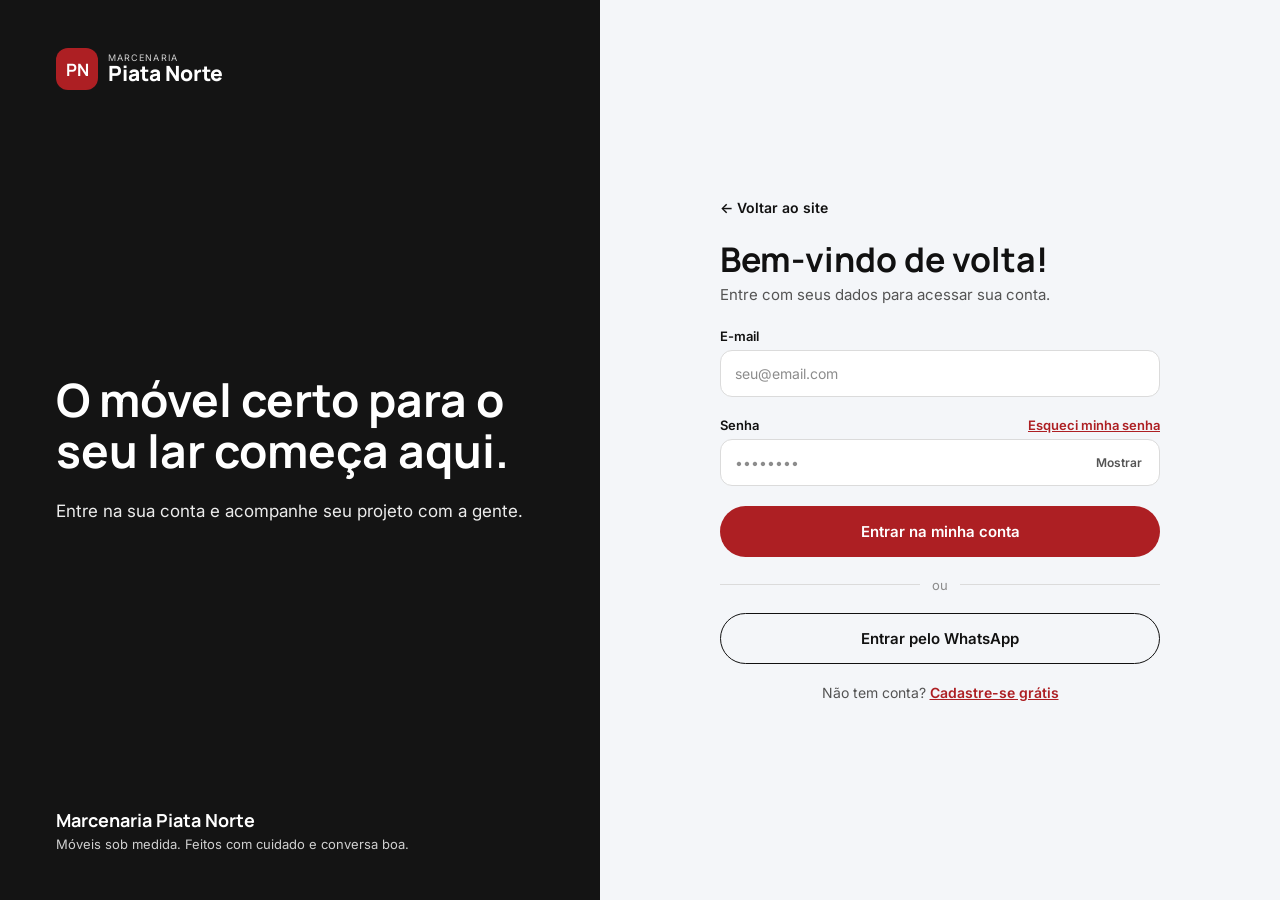
<file: files/login.html>
<!DOCTYPE html>
<html lang="pt-BR">
<head>
  <meta charset="utf-8">
  <meta name="viewport" content="width=device-width, initial-scale=1">
  <title>Entrar · Marcenaria Piata Norte</title>
  <link rel="preconnect" href="https://fonts.googleapis.com">
  <link rel="preconnect" href="https://fonts.gstatic.com" crossorigin>
  <link href="https://fonts.googleapis.com/css2?family=Inter:wght@400;600&family=Manrope:wght@700;800&display=swap" rel="stylesheet">
  <link rel="stylesheet" href="login.css">
</head>
<body id="pagina-login">

  <!-- ============ CABEÇALHO DO CELULAR (só aparece em telas pequenas) ============ -->
  <header id="cabecalho-celular">
    <a class="logo-marca" href="index.html" aria-label="Marcenaria Piata Norte - página inicial">
      <span class="logo-simbolo">PN</span>
      <span class="logo-textos"><span class="logo-pequeno">MARCENARIA</span><span class="logo-nome">Piata Norte</span></span>
    </a>
    <a class="botao botao-contorno botao-pequeno" href="index.html">← Voltar ao site</a>
  </header>

  <!-- ============ PAINEL ESCURO DE BOAS-VINDAS (lado esquerdo no computador, faixa no topo no celular) ============ -->
  <aside id="painel-boas-vindas">
    <a class="logo-marca logo-marca-clara" id="logo-painel" href="index.html" aria-label="Marcenaria Piata Norte - página inicial">
      <span class="logo-simbolo">PN</span>
      <span class="logo-textos"><span class="logo-pequeno">MARCENARIA</span><span class="logo-nome">Piata Norte</span></span>
    </a>

    <div id="mensagem-boas-vindas">
      <h2 id="titulo-boas-vindas">O móvel certo para o seu lar começa aqui.</h2>
      <p id="texto-boas-vindas">Entre na sua conta e acompanhe seu projeto com a gente.</p>
    </div>

    <div id="assinatura-painel">
      <strong class="assinatura-nome">Marcenaria Piata Norte</strong>
      <p class="assinatura-frase">Móveis sob medida. Feitos com cuidado e conversa boa.</p>
    </div>
  </aside>

  <!-- ============ ÁREA DO FORMULÁRIO (lado direito) ============ -->
  <main id="area-formulario">
    <div id="caixa-formulario">
      <a id="link-voltar-site" href="index.html">← Voltar ao site</a>

      <div id="titulo-formulario">
        <h1>Bem-vindo de volta!</h1>
        <p>Entre com seus dados para acessar sua conta.</p>
      </div>

      <!-- Ao entrar, leva para a lista de orçamentos (demonstração, sem validação real) -->
      <form id="formulario-login" action="orcamentos.html" method="get">
        <div class="campo">
          <label class="campo-rotulo" for="login-email">E-mail</label>
          <input class="campo-entrada" id="login-email" name="email" type="email" placeholder="seu@email.com" autocomplete="email" required>
        </div>

        <div class="campo">
          <div class="campo-rotulo-linha">
            <label class="campo-rotulo" for="login-senha">Senha</label>
            <a class="link-esqueci-senha" href="#">Esqueci minha senha</a>
          </div>
          <div class="campo-com-botao">
            <input class="campo-entrada" id="login-senha" name="senha" type="password" placeholder="••••••••" autocomplete="current-password" required>
            <button class="botao-mostrar-senha" id="botao-mostrar-senha" type="button" aria-controls="login-senha" aria-pressed="false">Mostrar</button>
          </div>
        </div>

        <button class="botao botao-vermelho botao-grande botao-largura-total" id="botao-entrar-conta" type="submit">Entrar na minha conta</button>

        <div id="divisor-ou" role="separator"><span>ou</span></div>

        <a class="botao botao-contorno botao-grande botao-largura-total" id="botao-entrar-whatsapp" href="#">Entrar pelo WhatsApp</a>

        <p id="chamada-cadastro">Não tem conta? <a href="cadastro.html">Cadastre-se grátis</a></p>
      </form>
    </div>
  </main>

  <!-- ============ RODAPÉ DO CELULAR (só aparece em telas pequenas) ============ -->
  <footer id="rodape-celular">
    <strong class="assinatura-nome">Marcenaria Piata Norte</strong>
    <p class="assinatura-frase">Móveis sob medida. Feitos com cuidado e conversa boa.</p>
  </footer>

  <script>
    /* Botão "Mostrar" / "Ocultar" da senha */
    (function () {
      var botao = document.getElementById('botao-mostrar-senha');
      var campo = document.getElementById('login-senha');
      botao.addEventListener('click', function () {
        var mostrando = campo.type === 'text';
        campo.type = mostrando ? 'password' : 'text';
        botao.textContent = mostrando ? 'Mostrar' : 'Ocultar';
        botao.setAttribute('aria-pressed', String(!mostrando));
      });
    })();
  </script>
</body>
</html>
</file>
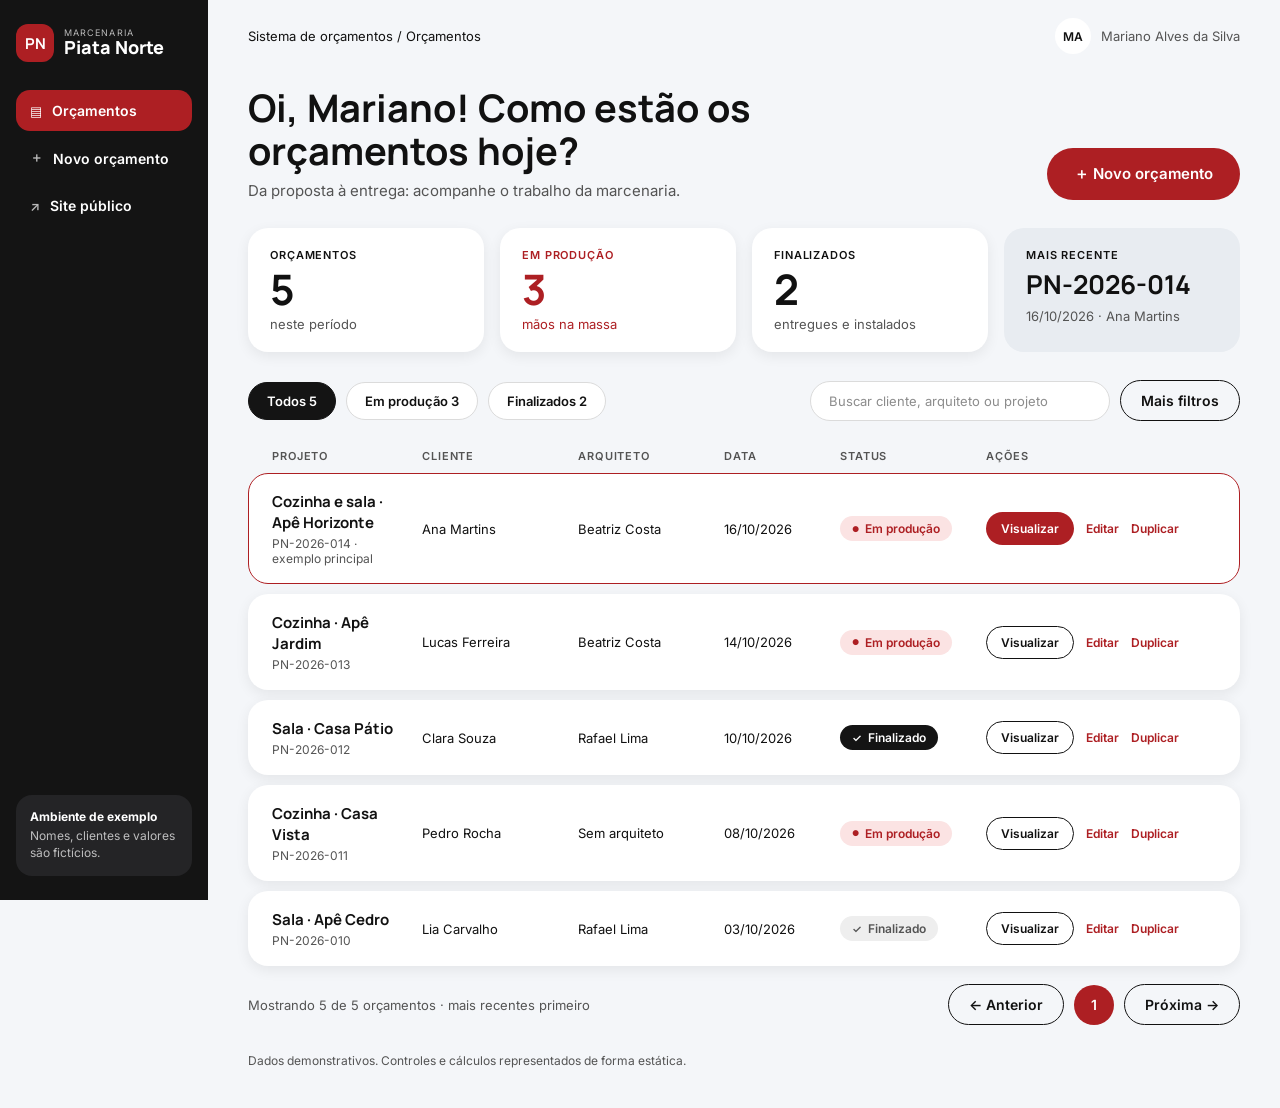
<file: files/orcamentos.html>
<!DOCTYPE html>
<html lang="pt-BR">
<head>
  <meta charset="utf-8">
  <meta name="viewport" content="width=device-width, initial-scale=1">
  <title>Orçamentos · Marcenaria Piata Norte</title>
  <link rel="preconnect" href="https://fonts.googleapis.com">
  <link rel="preconnect" href="https://fonts.gstatic.com" crossorigin>
  <link href="https://fonts.googleapis.com/css2?family=Inter:wght@400;600&family=Manrope:wght@700;800&display=swap" rel="stylesheet">
  <link rel="stylesheet" href="orcamentos.css">
</head>
<body id="pagina-orcamentos">
  <div id="estrutura-sistema">

    <!-- ============ BARRA LATERAL ESCURA (logo + menu + aviso) ============ -->
    <aside id="barra-lateral">
      <a class="logo-marca" href="index.html" aria-label="Marcenaria Piata Norte - site público">
        <span class="logo-simbolo">PN</span>
        <span class="logo-textos"><span class="logo-pequeno">MARCENARIA</span><span class="logo-nome">Piata Norte</span></span>
      </a>

      <nav id="menu-lateral" aria-label="Menu do sistema">
        <a class="item-menu item-menu-ativo" href="orcamentos.html" aria-current="page"><span class="item-menu-icone" aria-hidden="true">▤</span>Orçamentos</a>
        <a class="item-menu" href="editar-orcamento.html"><span class="item-menu-icone" aria-hidden="true">＋</span>Novo orçamento</a>
        <a class="item-menu" href="index.html"><span class="item-menu-icone" aria-hidden="true">↗</span>Site público</a>
      </nav>

      <div id="aviso-exemplo">
        <strong>Ambiente de exemplo</strong>
        <p>Nomes, clientes e valores são fictícios.</p>
      </div>
    </aside>

    <!-- ============ ÁREA DE TRABALHO (lado direito, fundo cinza-azulado) ============ -->
    <div id="area-trabalho">

      <!-- Barra superior: caminho da página + usuário -->
      <header id="barra-superior">
        <p id="caminho-pagina">Sistema de orçamentos / Orçamentos</p>
        <div id="usuario-logado">
          <span id="avatar-usuario" aria-hidden="true">MA</span>
          <span id="nome-usuario">Mariano Alves da Silva</span>
        </div>
      </header>

      <main id="conteudo">

        <!-- Título + botão de novo orçamento -->
        <div id="topo-pagina">
          <div id="topo-textos">
            <h1 id="titulo-pagina">Oi, Mariano! Como estão os orçamentos hoje?</h1>
            <p id="subtitulo-pagina">Da proposta à entrega: acompanhe o trabalho da marcenaria.</p>
          </div>
          <a class="botao botao-vermelho botao-grande" id="botao-novo-orcamento" href="editar-orcamento.html">＋ Novo orçamento</a>
        </div>

        <!-- 4 cartões de resumo -->
        <section id="resumo-numeros" aria-label="Resumo dos orçamentos">
          <article class="cartao-resumo">
            <h2 class="resumo-rotulo">Orçamentos</h2>
            <p class="resumo-numero">5</p>
            <p class="resumo-legenda">neste período</p>
          </article>
          <article class="cartao-resumo cartao-resumo-producao">
            <h2 class="resumo-rotulo">Em produção</h2>
            <p class="resumo-numero">3</p>
            <p class="resumo-legenda">mãos na massa</p>
          </article>
          <article class="cartao-resumo">
            <h2 class="resumo-rotulo">Finalizados</h2>
            <p class="resumo-numero">2</p>
            <p class="resumo-legenda">entregues e instalados</p>
          </article>
          <article class="cartao-resumo cartao-resumo-recente">
            <h2 class="resumo-rotulo">Mais recente</h2>
            <p class="resumo-codigo">PN-2026-014</p>
            <p class="resumo-legenda">16/10/2026 · Ana Martins</p>
          </article>
        </section>

        <!-- Filtros rápidos + busca -->
        <section id="barra-filtros" aria-label="Filtros">
          <div id="abas-status" role="group" aria-label="Filtrar por status">
            <button class="aba-status aba-status-ativa" type="button" aria-pressed="true">Todos 5</button>
            <button class="aba-status" type="button" aria-pressed="false">Em produção 3</button>
            <button class="aba-status" type="button" aria-pressed="false">Finalizados 2</button>
          </div>
          <div id="busca-e-filtros">
            <label class="so-leitor-de-tela" for="campo-busca">Buscar cliente, arquiteto ou projeto</label>
            <input id="campo-busca" type="search" placeholder="Buscar cliente, arquiteto ou projeto">
            <button class="botao botao-contorno botao-medio" id="botao-mais-filtros" type="button">Mais filtros</button>
          </div>
        </section>

        <!-- Lista de orçamentos -->
        <section id="area-lista" aria-label="Lista de orçamentos">
          <div id="cabecalho-lista" aria-hidden="true">
            <span class="titulo-coluna coluna-projeto">PROJETO</span>
            <span class="titulo-coluna coluna-cliente">CLIENTE</span>
            <span class="titulo-coluna coluna-arquiteto">ARQUITETO</span>
            <span class="titulo-coluna coluna-data">DATA</span>
            <span class="titulo-coluna coluna-status">STATUS</span>
            <span class="titulo-coluna coluna-acoes">AÇÕES</span>
          </div>

          <ol id="lista-orcamentos">
            <li class="linha-orcamento linha-destaque">
              <div class="coluna-projeto"><strong class="nome-projeto">Cozinha e sala · Apê Horizonte</strong><span class="codigo-orcamento">PN-2026-014 · exemplo principal</span></div>
              <span class="coluna-cliente" data-rotulo="Cliente">Ana Martins</span>
              <span class="coluna-arquiteto" data-rotulo="Arquiteto">Beatriz Costa</span>
              <span class="coluna-data" data-rotulo="Data">16/10/2026</span>
              <span class="coluna-status"><span class="selo-status selo-em-producao">Em produção</span></span>
              <div class="coluna-acoes">
                <a class="botao botao-vermelho botao-mini" href="previa-pdf.html">Visualizar</a>
                <a class="link-acao" href="editar-orcamento.html">Editar</a>
                <a class="link-acao" href="#">Duplicar</a>
              </div>
            </li>

            <li class="linha-orcamento">
              <div class="coluna-projeto"><strong class="nome-projeto">Cozinha · Apê Jardim</strong><span class="codigo-orcamento">PN-2026-013</span></div>
              <span class="coluna-cliente" data-rotulo="Cliente">Lucas Ferreira</span>
              <span class="coluna-arquiteto" data-rotulo="Arquiteto">Beatriz Costa</span>
              <span class="coluna-data" data-rotulo="Data">14/10/2026</span>
              <span class="coluna-status"><span class="selo-status selo-em-producao">Em produção</span></span>
              <div class="coluna-acoes">
                <a class="botao botao-contorno botao-mini" href="previa-pdf.html">Visualizar</a>
                <a class="link-acao" href="editar-orcamento.html">Editar</a>
                <a class="link-acao" href="#">Duplicar</a>
              </div>
            </li>

            <li class="linha-orcamento">
              <div class="coluna-projeto"><strong class="nome-projeto">Sala · Casa Pátio</strong><span class="codigo-orcamento">PN-2026-012</span></div>
              <span class="coluna-cliente" data-rotulo="Cliente">Clara Souza</span>
              <span class="coluna-arquiteto" data-rotulo="Arquiteto">Rafael Lima</span>
              <span class="coluna-data" data-rotulo="Data">10/10/2026</span>
              <span class="coluna-status"><span class="selo-status selo-finalizado-escuro">Finalizado</span></span>
              <div class="coluna-acoes">
                <a class="botao botao-contorno botao-mini" href="previa-pdf.html">Visualizar</a>
                <a class="link-acao" href="editar-orcamento.html">Editar</a>
                <a class="link-acao" href="#">Duplicar</a>
              </div>
            </li>

            <li class="linha-orcamento">
              <div class="coluna-projeto"><strong class="nome-projeto">Cozinha · Casa Vista</strong><span class="codigo-orcamento">PN-2026-011</span></div>
              <span class="coluna-cliente" data-rotulo="Cliente">Pedro Rocha</span>
              <span class="coluna-arquiteto" data-rotulo="Arquiteto">Sem arquiteto</span>
              <span class="coluna-data" data-rotulo="Data">08/10/2026</span>
              <span class="coluna-status"><span class="selo-status selo-em-producao">Em produção</span></span>
              <div class="coluna-acoes">
                <a class="botao botao-contorno botao-mini" href="previa-pdf.html">Visualizar</a>
                <a class="link-acao" href="editar-orcamento.html">Editar</a>
                <a class="link-acao" href="#">Duplicar</a>
              </div>
            </li>

            <li class="linha-orcamento">
              <div class="coluna-projeto"><strong class="nome-projeto">Sala · Apê Cedro</strong><span class="codigo-orcamento">PN-2026-010</span></div>
              <span class="coluna-cliente" data-rotulo="Cliente">Lia Carvalho</span>
              <span class="coluna-arquiteto" data-rotulo="Arquiteto">Rafael Lima</span>
              <span class="coluna-data" data-rotulo="Data">03/10/2026</span>
              <span class="coluna-status"><span class="selo-status selo-finalizado-claro">Finalizado</span></span>
              <div class="coluna-acoes">
                <a class="botao botao-contorno botao-mini" href="previa-pdf.html">Visualizar</a>
                <a class="link-acao" href="editar-orcamento.html">Editar</a>
                <a class="link-acao" href="#">Duplicar</a>
              </div>
            </li>
          </ol>

          <!-- Rodapé da lista: contagem + paginação -->
          <div id="rodape-lista">
            <p id="contagem-registros">Mostrando 5 de 5 orçamentos · mais recentes primeiro</p>
            <nav id="paginacao" aria-label="Paginação">
              <a class="botao botao-contorno botao-medio" href="#">← Anterior</a>
              <span id="pagina-atual" aria-current="page">1</span>
              <a class="botao botao-contorno botao-medio" href="#">Próxima →</a>
            </nav>
          </div>
        </section>

        <p id="aviso-dados-demonstrativos">Dados demonstrativos. Controles e cálculos representados de forma estática.</p>
      </main>
    </div>
  </div>
</body>
</html>
</file>
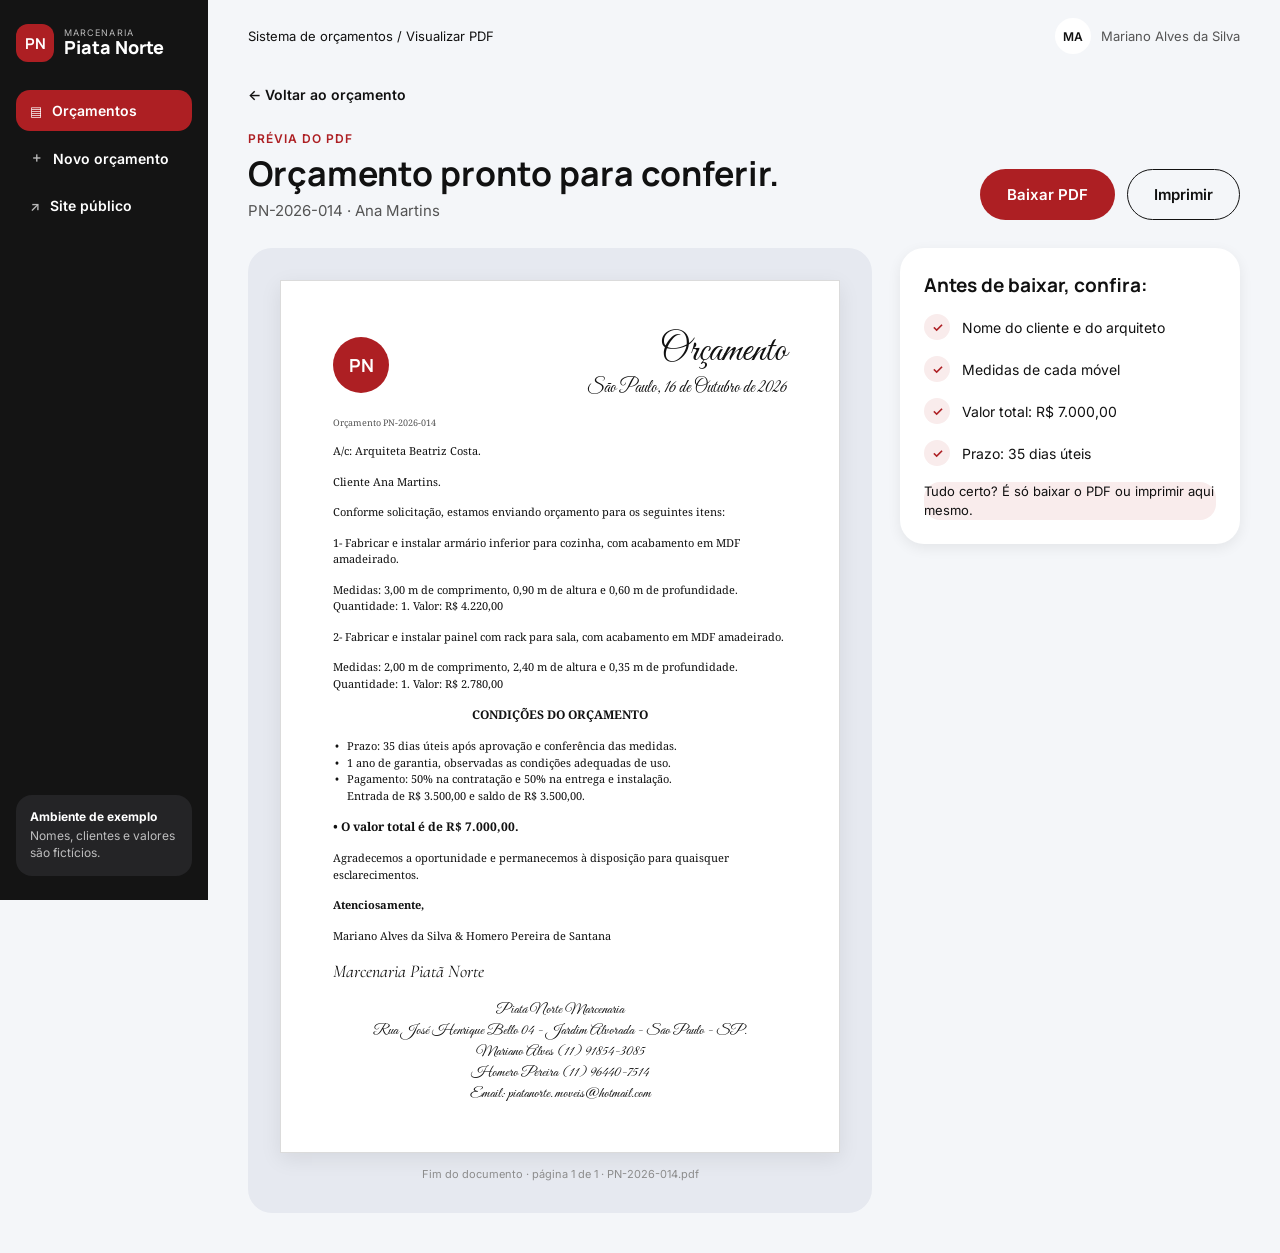
<file: files/previa-pdf.html>
<!DOCTYPE html>
<html lang="pt-BR">
<head>
  <meta charset="utf-8">
  <meta name="viewport" content="width=device-width, initial-scale=1">
  <title>Prévia do PDF · Orçamento PN-2026-014 · Marcenaria Piata Norte</title>
  <link rel="preconnect" href="https://fonts.googleapis.com">
  <link rel="preconnect" href="https://fonts.gstatic.com" crossorigin>
  <link href="https://fonts.googleapis.com/css2?family=Cormorant+Garamond:ital,wght@1,400&family=Great+Vibes&family=Inter:wght@400;600&family=Manrope:wght@700;800&family=Noto+Serif:wght@400;700&display=swap" rel="stylesheet">
  <link rel="stylesheet" href="previa-pdf.css">
</head>
<body id="pagina-previa-pdf">
  <div id="estrutura-sistema">

    <!-- ============ BARRA LATERAL ESCURA (logo + menu + aviso) ============ -->
    <aside id="barra-lateral">
      <a class="logo-marca" href="index.html" aria-label="Marcenaria Piata Norte - site público">
        <span class="logo-simbolo">PN</span>
        <span class="logo-textos"><span class="logo-pequeno">MARCENARIA</span><span class="logo-nome">Piata Norte</span></span>
      </a>

      <nav id="menu-lateral" aria-label="Menu do sistema">
        <a class="item-menu item-menu-ativo" href="orcamentos.html" aria-current="page"><span class="item-menu-icone" aria-hidden="true">▤</span>Orçamentos</a>
        <a class="item-menu" href="editar-orcamento.html"><span class="item-menu-icone" aria-hidden="true">＋</span>Novo orçamento</a>
        <a class="item-menu" href="index.html"><span class="item-menu-icone" aria-hidden="true">↗</span>Site público</a>
      </nav>

      <div id="aviso-exemplo">
        <strong>Ambiente de exemplo</strong>
        <p>Nomes, clientes e valores são fictícios.</p>
      </div>
    </aside>

    <!-- ============ ÁREA DE TRABALHO ============ -->
    <div id="area-trabalho">

      <header id="barra-superior">
        <p id="caminho-pagina">Sistema de orçamentos / Visualizar PDF</p>
        <div id="usuario-logado">
          <span id="avatar-usuario" aria-hidden="true">MA</span>
          <span id="nome-usuario">Mariano Alves da Silva</span>
        </div>
      </header>

      <main id="conteudo">
        <a id="link-voltar-orcamento" href="editar-orcamento.html">← Voltar ao orçamento</a>

        <!-- Título + botões Baixar e Imprimir -->
        <div id="topo-pagina">
          <div id="topo-textos">
            <p id="rotulo-pagina">Prévia do PDF</p>
            <h1 id="titulo-pagina">Orçamento pronto para conferir.</h1>
            <p id="subtitulo-pagina">PN-2026-014 · Ana Martins</p>
          </div>
          <div id="botoes-documento">
            <a class="botao botao-vermelho botao-grande" id="botao-baixar-pdf" href="#" download="orcamento-PN-2026-014.pdf">Baixar PDF</a>
            <button class="botao botao-contorno botao-grande" id="botao-imprimir" type="button">Imprimir</button>
          </div>
        </div>

        <div id="area-documento">

          <!-- Mesa cinza com a folha A4 -->
          <section id="mesa-documento" aria-label="Pré-visualização do documento">
            <article id="folha-a4">

              <header id="cabecalho-documento">
                <span id="logo-documento" aria-hidden="true">PN</span>
                <div id="titulo-e-data-documento">
                  <p id="titulo-orcamento-documento">Orçamento</p>
                  <p id="data-documento">São Paulo, 16 de Outubro de 2026</p>
                </div>
              </header>

              <p id="numero-documento">Orçamento PN-2026-014</p>
              <p class="paragrafo-documento">A/c: Arquiteta Beatriz Costa.</p>
              <p class="paragrafo-documento">Cliente Ana Martins.</p>
              <p class="paragrafo-documento">Conforme solicitação, estamos enviando orçamento para os seguintes itens:</p>

              <div class="item-documento" id="item-documento-1">
                <p class="paragrafo-documento">1- Fabricar e instalar armário inferior para cozinha, com acabamento em MDF amadeirado.</p>
                <p class="paragrafo-documento">Medidas: 3,00 m de comprimento, 0,90 m de altura e 0,60 m de profundidade.<br>Quantidade: 1. Valor: R$ 4.220,00</p>
              </div>

              <div class="item-documento" id="item-documento-2">
                <p class="paragrafo-documento">2- Fabricar e instalar painel com rack para sala, com acabamento em MDF amadeirado.</p>
                <p class="paragrafo-documento">Medidas: 2,00 m de comprimento, 2,40 m de altura e 0,35 m de profundidade.<br>Quantidade: 1. Valor: R$ 2.780,00</p>
              </div>

              <h2 id="titulo-condicoes-documento">CONDIÇÕES DO ORÇAMENTO</h2>
              <ul id="lista-condicoes-documento">
                <li>Prazo: 35 dias úteis após aprovação e conferência das medidas.</li>
                <li>1 ano de garantia, observadas as condições adequadas de uso.</li>
                <li>Pagamento: 50% na contratação e 50% na entrega e instalação.<br>Entrada de R$ 3.500,00 e saldo de R$ 3.500,00.</li>
              </ul>
              <p id="valor-total-documento">• O valor total é de R$ 7.000,00.</p>

              <p class="paragrafo-documento">Agradecemos a oportunidade e permanecemos à disposição para quaisquer esclarecimentos.</p>
              <p id="atenciosamente-documento">Atenciosamente,</p>
              <p class="paragrafo-documento">Mariano Alves da Silva &amp; Homero Pereira de Santana</p>
              <p id="assinatura-documento">Marcenaria Piatã Norte</p>

              <footer id="rodape-documento">
                <p>Piatã Norte Marcenaria</p>
                <p>Rua José Henrique Bello 04 - Jardim Alvorada - São Paulo - SP.</p>
                <p>Mariano Alves (11) 91854-3085</p>
                <p>Homero Pereira (11) 96440-7514</p>
                <p>Email: piatanorte.moveis@hotmail.com</p>
              </footer>
            </article>

            <p id="fim-documento">Fim do documento · página 1 de 1 · PN-2026-014.pdf</p>
          </section>

          <!-- Cartão de conferência (lado direito) -->
          <aside id="cartao-conferencia" aria-labelledby="titulo-conferencia">
            <h2 id="titulo-conferencia">Antes de baixar, confira:</h2>
            <ul id="lista-conferencia">
              <li class="item-conferencia"><span class="marca-conferencia" aria-hidden="true">✓</span>Nome do cliente e do arquiteto</li>
              <li class="item-conferencia"><span class="marca-conferencia" aria-hidden="true">✓</span>Medidas de cada móvel</li>
              <li class="item-conferencia"><span class="marca-conferencia" aria-hidden="true">✓</span>Valor total: R$ 7.000,00</li>
              <li class="item-conferencia"><span class="marca-conferencia" aria-hidden="true">✓</span>Prazo: 35 dias úteis</li>
            </ul>
            <p id="dica-conferencia">Tudo certo? É só baixar o PDF ou imprimir aqui mesmo.</p>
          </aside>
        </div>
      </main>
    </div>
  </div>

  <script>
    /* Botão Imprimir: abre a janela de impressão (só a folha do orçamento sai no papel) */
    document.getElementById('botao-imprimir').addEventListener('click', function () { window.print(); });
    /* Botão Baixar PDF: nesta versão de demonstração também abre a impressão, onde dá para "Salvar como PDF" */
    document.getElementById('botao-baixar-pdf').addEventListener('click', function (evento) { evento.preventDefault(); window.print(); });
  </script>
</body>
</html>
</file>
<file: files/index.css>
/* =====================================================================
   PÁGINA INICIAL (index.html) · Marcenaria Piata Norte · versão claude0.2
   Ordem do arquivo: variáveis > base > botões > cabeçalho > seções > rodapé > celular
   ===================================================================== */

/* ---------- CORES, FONTES E MEDIDAS USADAS NO SITE INTEIRO ---------- */
:root {
  --vermelho: #ad1f23;          /* cor principal da marca (botões e destaques) */
  --tinta: #111111;             /* cor dos textos principais */
  --escuro: #141414;            /* fundo do rodapé */
  --fundo-claro: #f4f6f9;       /* fundo cinza-azulado de algumas seções */
  --branco: #ffffff;
  --linha: #dbdbdb;             /* linhas e bordas finas */
  --texto-suave: #545454;       /* textos de apoio */
  --placeholder: #8c8c8c;       /* textos de exemplo dentro dos campos */
  --rosa-suave: #f9ecec;        /* selo e caixa de destaque */
  --foto-reservada: #e3e8ef;    /* cor dos espaços onde entram as fotos */
  --cinza-avatar: #eeeeee;

  --fonte-titulo: "Manrope", system-ui, sans-serif;
  --fonte-texto: "Inter", system-ui, sans-serif;

  --sombra-cartao: 0 4px 14px rgba(0, 0, 0, 0.07);
  --margem-lateral: 120px;      /* espaço nas laterais das seções (desktop) */
}

/* ---------- BASE DA PÁGINA ---------- */
*, *::before, *::after { box-sizing: border-box; }
html { scroll-behavior: smooth; scroll-padding-top: 90px; }
body#pagina-inicio {
  margin: 0;
  font-family: var(--fonte-texto);
  font-size: 16px;
  color: var(--tinta);
  background: var(--branco);
  -webkit-font-smoothing: antialiased;
}
#pagina-inicio h1, #pagina-inicio h2, #pagina-inicio h3, #pagina-inicio p, #pagina-inicio ul, #pagina-inicio ol, #pagina-inicio figure { margin: 0; padding: 0; }
#pagina-inicio ul, #pagina-inicio ol { list-style: none; }
a { color: inherit; text-decoration: none; }
#pagina-inicio :focus-visible { outline: 3px solid var(--vermelho); outline-offset: 3px; }

/* ---------- BOTÕES (usados em várias partes da página) ---------- */
.botao {
  display: inline-flex; align-items: center; justify-content: center; gap: 8px;
  border-radius: 999px; border: 1.5px solid transparent;
  font-family: var(--fonte-texto); font-weight: 600; cursor: pointer; text-align: center;
  transition: background-color .15s ease, color .15s ease, border-color .15s ease;
}
.botao-pequeno { padding: 11px 20px; font-size: 14px; }
.botao-grande { padding: 15px 26px; font-size: 15px; }
.botao-largura-total { width: 100%; }
.botao-vermelho { background: var(--vermelho); color: var(--branco); }
.botao-vermelho:hover { background: #8f1519; }
.botao-contorno { border-color: var(--tinta); color: var(--tinta); background: transparent; }
.botao-contorno:hover { background: var(--tinta); color: var(--branco); }
.botao-contorno-claro { border-color: var(--branco); color: var(--branco); background: transparent; }
.botao-contorno-claro:hover { background: var(--branco); color: var(--tinta); }
.botao-branco { background: var(--branco); color: var(--tinta); }
.botao-branco:hover { background: var(--rosa-suave); }

/* ---------- PEÇAS REUTILIZADAS NAS SEÇÕES ---------- */
.rotulo-secao { font-size: 12px; font-weight: 600; letter-spacing: .08em; text-transform: uppercase; color: var(--vermelho); }
.rotulo-claro { color: var(--branco); }
.titulo-secao { font-family: var(--fonte-titulo); font-weight: 700; font-size: 40px; line-height: 1.15; }
.paragrafo-secao { font-size: 17px; line-height: 1.5; color: var(--texto-suave); }
.nota-pequena { font-size: 13px; color: var(--texto-suave); }
.nota-clara { color: rgba(255, 255, 255, .75); font-size: 12px; }
.nota-minima { font-size: 11px; color: var(--placeholder); }
.cabecalho-secao { display: flex; flex-direction: column; gap: 14px; }

/* Espaços onde as fotos vão entrar (cinza com legenda) */
.foto-reservada {
  background: var(--foto-reservada); border-radius: 28px;
  display: flex; flex-direction: column; align-items: center; justify-content: center; gap: 4px;
  padding: 16px; text-align: center; overflow: hidden;
}
.foto-reservada img { width: 100%; height: 100%; object-fit: cover; }
.foto-reservada-rotulo { font-size: 10px; letter-spacing: .1em; text-transform: uppercase; color: var(--texto-suave); }
.foto-reservada-legenda { font-size: 13px; color: var(--tinta); }

/* ---------- CABEÇALHO DO SITE (faixa branca no topo) ---------- */
#cabecalho-site {
  position: sticky; top: 0; z-index: 10;
  display: flex; align-items: center; justify-content: space-between; gap: 24px;
  padding: 20px var(--margem-lateral);
  background: var(--branco); border-bottom: 1px solid var(--linha);
}
/* Logo (símbolo vermelho "PN" + nome) */
.logo-marca { display: inline-flex; align-items: center; gap: 10px; }
.logo-simbolo {
  display: inline-flex; align-items: center; justify-content: center;
  width: 42px; height: 42px; border-radius: 12px;
  background: var(--vermelho); color: var(--branco);
  font-family: var(--fonte-titulo); font-weight: 700; font-size: 17px;
}
.logo-textos { display: flex; flex-direction: column; line-height: 1.1; }
.logo-pequeno { font-size: 9px; letter-spacing: .12em; color: var(--texto-suave); }
.logo-nome { white-space: nowrap; font-family: var(--fonte-titulo); font-weight: 800; font-size: 21px; }
/* Menu do meio */
#menu-principal { display: flex; gap: 36px; }
.link-menu { font-size: 15px; padding: 6px 0; border-bottom: 2px solid transparent; }
.link-menu:hover { border-bottom-color: var(--vermelho); }
/* Botões Entrar e Cadastrar (lado direito) */
#botoes-acesso { display: flex; align-items: center; gap: 12px; }

/* ---------- SEÇÃO INÍCIO (fundo cinza-azulado) ---------- */
#secao-inicio { background: var(--fundo-claro); padding: 56px var(--margem-lateral) 72px; display: flex; flex-direction: column; gap: 40px; }
#inicio-conteudo { display: flex; align-items: center; gap: 64px; }
#inicio-texto { display: flex; flex-direction: column; gap: 24px; flex: 0 0 560px; max-width: 560px; }
.selo-destaque {
  align-self: flex-start; padding: 6px 14px; border-radius: 999px;
  background: var(--rosa-suave); color: var(--vermelho); font-size: 12px; font-weight: 600;
}
#titulo-principal { font-family: var(--fonte-titulo); font-weight: 700; font-size: 56px; line-height: 1.08; }
#texto-apresentacao { font-size: 18px; line-height: 1.5; color: var(--texto-suave); }
#chamada-whatsapp { display: flex; flex-direction: column; align-items: flex-start; gap: 10px; }
#inicio-foto { flex: 1; min-height: 440px; background: var(--foto-reservada); }
/* Faixa com os 3 diferenciais */
#faixa-diferenciais { display: flex; gap: 16px; }
.diferencial {
  flex: 1; display: flex; align-items: center; justify-content: center; gap: 8px;
  padding: 14px 20px; border-radius: 999px; background: var(--branco); box-shadow: var(--sombra-cartao);
  font-size: 14px; font-weight: 600;
}
.diferencial-sinal { color: var(--vermelho); font-size: 15px; }

/* ---------- SEÇÃO SOBRE (fundo branco) ---------- */
#secao-sobre { padding: 80px var(--margem-lateral); display: flex; flex-direction: column; gap: 72px; }
#sobre-apresentacao { display: flex; align-items: center; gap: 64px; }
#sobre-foto { flex: 0 0 480px; height: 480px; }
#sobre-texto { display: flex; flex-direction: column; gap: 18px; flex: 1; }
#caixa-destaque-sobre { display: flex; flex-direction: column; gap: 6px; padding: 20px 24px; border-radius: 20px; background: var(--rosa-suave); }
#caixa-destaque-sobre strong { font-size: 16px; }
#caixa-destaque-sobre p { font-size: 14px; color: var(--texto-suave); }
/* Equipe */
#sobre-equipe { display: flex; flex-direction: column; gap: 20px; }
#titulo-equipe { font-family: var(--fonte-titulo); font-weight: 700; font-size: 32px; }
.paragrafo-equipe { font-size: 15px; color: var(--texto-suave); }
#lista-equipe { display: flex; gap: 20px; }
.cartao-pessoa { flex: 1; display: flex; align-items: center; gap: 16px; padding: 20px; border-radius: 24px; background: var(--fundo-claro); }
.foto-pessoa {
  flex: 0 0 72px; height: 72px; border-radius: 50%; background: var(--cinza-avatar);
  display: flex; align-items: center; justify-content: center; font-size: 10px; letter-spacing: .1em; color: var(--texto-suave);
}
.dados-pessoa { display: flex; flex-direction: column; gap: 2px; }
.nome-pessoa { font-family: var(--fonte-titulo); font-weight: 700; font-size: 18px; }
.cargo-pessoa { font-size: 14px; color: var(--texto-suave); }

/* ---------- SEÇÃO PROJETOS (fundo cinza-azulado, cartões brancos) ---------- */
#secao-projetos { background: var(--fundo-claro); padding: 80px var(--margem-lateral); display: flex; flex-direction: column; gap: 40px; }
#secao-projetos .titulo-secao { font-size: 42px; }
#secao-projetos .paragrafo-secao { font-size: 16px; }
#galeria-projetos { display: grid; grid-template-columns: repeat(4, 1fr); gap: 20px; }
.cartao-projeto { display: flex; flex-direction: column; gap: 12px; padding: 16px; border-radius: 24px; background: var(--branco); box-shadow: var(--sombra-cartao); }
.foto-projeto { height: 170px; border-radius: 16px; }
.tipo-projeto { font-size: 11px; font-weight: 600; letter-spacing: .08em; text-transform: uppercase; color: var(--vermelho); }
.nome-projeto { font-family: var(--fonte-titulo); font-weight: 700; font-size: 22px; }
.descricao-projeto { font-size: 14px; line-height: 1.45; color: var(--texto-suave); }

/* ---------- SEÇÃO PROCESSO (4 etapas) ---------- */
#secao-processo { padding: 80px var(--margem-lateral); display: flex; flex-direction: column; gap: 40px; }
#secao-processo .titulo-secao { font-size: 38px; }
#lista-etapas { display: grid; grid-template-columns: repeat(4, 1fr); gap: 20px; }
.cartao-etapa { display: flex; flex-direction: column; gap: 12px; padding: 24px; border-radius: 24px; background: var(--branco); box-shadow: var(--sombra-cartao); }
.numero-etapa {
  display: inline-flex; align-items: center; justify-content: center;
  width: 48px; height: 48px; border-radius: 50%; background: var(--vermelho); color: var(--branco);
  font-family: var(--fonte-titulo); font-weight: 700; font-size: 16px;
}
.titulo-etapa { font-family: var(--fonte-titulo); font-weight: 700; font-size: 20px; }
.texto-etapa { font-size: 14px; line-height: 1.45; color: var(--texto-suave); }

/* ---------- SEÇÃO CONTATO (caixa vermelha) ---------- */
#secao-contato { padding: 20px var(--margem-lateral) 80px; }
#caixa-contato { display: flex; align-items: center; gap: 56px; padding: 56px; border-radius: 32px; background: var(--vermelho); }
#contato-convite { flex: 1; display: flex; flex-direction: column; align-items: flex-start; gap: 18px; color: var(--branco); }
#titulo-contato { font-family: var(--fonte-titulo); font-weight: 700; font-size: 44px; line-height: 1.12; }
#texto-contato { font-size: 17px; line-height: 1.5; opacity: .92; }
/* Formulário branco dentro da caixa vermelha */
#formulario-contato { flex: 0 0 520px; display: flex; flex-direction: column; gap: 14px; padding: 32px; border-radius: 24px; background: var(--branco); color: var(--tinta); }
.campo { display: flex; flex-direction: column; gap: 6px; }
.campo-rotulo { font-size: 13px; font-weight: 600; }
.campo-entrada {
  width: 100%; padding: 14px; border-radius: 12px; border: 1px solid var(--linha);
  background: var(--fundo-claro); font-family: var(--fonte-texto); font-size: 14px; color: var(--tinta);
}
.campo-entrada::placeholder { color: var(--placeholder); }
.campo-texto-longo { min-height: 96px; resize: vertical; }

/* ---------- RODAPÉ (fundo escuro) ---------- */
#rodape-site { display: flex; align-items: center; justify-content: space-between; gap: 24px; padding: 40px var(--margem-lateral); background: var(--escuro); color: var(--branco); }
#rodape-assinatura { display: flex; flex-direction: column; gap: 4px; }
#rodape-nome { font-family: var(--fonte-titulo); font-weight: 700; font-size: 22px; }
#rodape-frase { font-size: 13px; opacity: .7; }
#rodape-acoes { display: flex; align-items: center; gap: 12px; }
#link-voltar-topo { font-size: 13px; opacity: .8; }
#link-voltar-topo:hover { opacity: 1; text-decoration: underline; }

/* =====================================================================
   TELAS MÉDIAS E CELULAR
   ===================================================================== */
@media (max-width: 1200px) {
  :root { --margem-lateral: 48px; }
  #inicio-texto { flex-basis: 480px; max-width: 480px; }
  #titulo-principal { font-size: 46px; }
  #galeria-projetos, #lista-etapas { grid-template-columns: repeat(2, 1fr); }
  #formulario-contato { flex-basis: 440px; }
  #titulo-contato { font-size: 38px; }
}

@media (max-width: 900px) {
  :root { --margem-lateral: 20px; }

  /* Cabeçalho: some o menu do meio, ficam logo + Entrar + Cadastrar */
  #cabecalho-site { padding: 14px var(--margem-lateral); }
  #menu-principal { display: none; }
  .logo-simbolo { width: 36px; height: 36px; font-size: 15px; }
  .logo-nome { font-size: 18px; }
  #botoes-acesso { gap: 8px; }
  #botoes-acesso .botao-pequeno { padding: 9px 14px; font-size: 13px; }

  /* Início */
  #secao-inicio { padding: 28px var(--margem-lateral) 36px; gap: 24px; }
  #inicio-conteudo { flex-direction: column; align-items: stretch; gap: 24px; }
  #inicio-texto { flex: none; max-width: none; gap: 20px; }
  #titulo-principal { font-size: 36px; }
  #texto-apresentacao { font-size: 16px; }
  #chamada-whatsapp { align-items: stretch; }
  #inicio-foto { min-height: 260px; flex: none; }
  #faixa-diferenciais { flex-direction: column; gap: 10px; }

  /* Sobre */
  #secao-sobre { padding: 48px var(--margem-lateral); gap: 40px; }
  #sobre-apresentacao { flex-direction: column; align-items: stretch; gap: 24px; }
  #sobre-foto { flex: none; height: 280px; }
  .titulo-secao { font-size: 30px; }
  .paragrafo-secao { font-size: 15px; }
  #titulo-equipe { font-size: 26px; }
  #lista-equipe { flex-direction: column; gap: 12px; }

  /* Projetos e Processo */
  #secao-projetos, #secao-processo { padding: 48px var(--margem-lateral); gap: 28px; }
  #secao-projetos .titulo-secao, #secao-processo .titulo-secao { font-size: 30px; }
  #galeria-projetos { grid-template-columns: 1fr; gap: 16px; }
  .foto-projeto { height: 190px; }
  #lista-etapas { grid-template-columns: 1fr; gap: 12px; }

  /* Contato */
  #secao-contato { padding: 8px var(--margem-lateral) 48px; }
  #caixa-contato { flex-direction: column; align-items: stretch; gap: 28px; padding: 28px 24px; border-radius: 28px; }
  #contato-convite { align-items: stretch; }
  #titulo-contato { font-size: 32px; }
  #texto-contato { font-size: 15px; }
  #formulario-contato { flex: none; padding: 20px; }

  /* Rodapé */
  #rodape-site { flex-direction: column; align-items: flex-start; gap: 20px; padding: 32px var(--margem-lateral); }
  #rodape-acoes { flex-wrap: wrap; }
}

/* Respeita quem pede menos movimento no sistema */
@media (prefers-reduced-motion: reduce) {
  html { scroll-behavior: auto; }
  .botao { transition: none; }
}
</file>
<file: files/cadastro.css>
/* =====================================================================
   PÁGINA DE CADASTRO (cadastro.html) · Marcenaria Piata Norte · versão claude0.2
   No computador: painel escuro (com vantagens) à esquerda + formulário à direita.
   No celular: cabeçalho, faixa escura, formulário, cartão de vantagens e rodapé.
   ===================================================================== */

/* ---------- CORES, FONTES E MEDIDAS ---------- */
:root {
  --vermelho: #ad1f23;
  --tinta: #111111;
  --escuro: #141414;
  --fundo-claro: #f4f6f9;
  --branco: #ffffff;
  --linha: #dbdbdb;
  --texto-suave: #545454;
  --placeholder: #8c8c8c;
  --sombra-cartao: 0 4px 14px rgba(0, 0, 0, 0.07);
  --fonte-titulo: "Manrope", system-ui, sans-serif;
  --fonte-texto: "Inter", system-ui, sans-serif;
}

/* ---------- BASE ---------- */
*, *::before, *::after { box-sizing: border-box; }
body#pagina-cadastro {
  margin: 0; min-height: 100vh;
  display: grid; grid-template-columns: 600px minmax(0, 1fr);
  font-family: var(--fonte-texto); font-size: 16px; color: var(--tinta);
  background: var(--fundo-claro); -webkit-font-smoothing: antialiased;
}
#pagina-cadastro h1, #pagina-cadastro h2, #pagina-cadastro p, #pagina-cadastro ul { margin: 0; padding: 0; }
#pagina-cadastro ul { list-style: none; }
a { color: inherit; text-decoration: none; }
#pagina-cadastro :focus-visible { outline: 3px solid var(--vermelho); outline-offset: 3px; }

/* ---------- BOTÕES ---------- */
.botao {
  display: inline-flex; align-items: center; justify-content: center; gap: 8px;
  border-radius: 999px; border: 1.5px solid transparent;
  font-family: var(--fonte-texto); font-weight: 600; cursor: pointer; text-align: center;
  transition: background-color .15s ease, color .15s ease;
}
.botao-pequeno { padding: 9px 14px; font-size: 13px; }
.botao-grande { padding: 15px 26px; font-size: 15px; }
.botao-largura-total { width: 100%; }
.botao-vermelho { background: var(--vermelho); color: var(--branco); }
.botao-vermelho:hover { background: #8f1519; }
.botao-contorno { border-color: var(--tinta); color: var(--tinta); background: transparent; }
.botao-contorno:hover { background: var(--tinta); color: var(--branco); }

/* ---------- LOGO ---------- */
.logo-marca { display: inline-flex; align-items: center; gap: 10px; }
.logo-simbolo {
  display: inline-flex; align-items: center; justify-content: center;
  width: 42px; height: 42px; border-radius: 12px; background: var(--vermelho); color: var(--branco);
  font-family: var(--fonte-titulo); font-weight: 700; font-size: 17px;
}
.logo-textos { display: flex; flex-direction: column; line-height: 1.1; }
.logo-pequeno { font-size: 9px; letter-spacing: .12em; color: var(--texto-suave); }
.logo-nome { white-space: nowrap; font-family: var(--fonte-titulo); font-weight: 800; font-size: 21px; }
.logo-marca-clara .logo-pequeno { color: rgba(255, 255, 255, .8); }
.logo-marca-clara .logo-nome { color: var(--branco); }

/* ---------- PAINEL ESCURO DE BOAS-VINDAS (lado esquerdo) ---------- */
#painel-boas-vindas { background: var(--escuro); color: var(--branco); padding: 48px 56px; display: flex; flex-direction: column; justify-content: space-between; }
#mensagem-boas-vindas { display: flex; flex-direction: column; gap: 22px; }
#titulo-boas-vindas { font-family: var(--fonte-titulo); font-weight: 700; font-size: 46px; line-height: 1.12; }
#texto-boas-vindas { font-size: 17px; line-height: 1.5; opacity: .92; }
#assinatura-painel { display: flex; flex-direction: column; gap: 4px; }
.assinatura-nome { font-family: var(--fonte-titulo); font-weight: 700; font-size: 18px; }
.assinatura-frase { font-size: 13px; opacity: .8; }

/* Lista das 3 vantagens (checks) */
.lista-vantagens { display: flex; flex-direction: column; gap: 14px; }
.vantagem { display: flex; align-items: center; gap: 12px; font-size: 15px; }
.vantagem-marca {
  flex: 0 0 26px; height: 26px; border-radius: 50%;
  display: inline-flex; align-items: center; justify-content: center;
  background: var(--vermelho); color: var(--branco); font-size: 13px; font-weight: 600;
}
#vantagens-painel { padding-top: 10px; }

/* ---------- ÁREA DO FORMULÁRIO (lado direito) ---------- */
#area-formulario { display: flex; flex-direction: column; align-items: center; justify-content: center; padding: 40px; background: var(--fundo-claro); }
#caixa-formulario { width: 100%; max-width: 460px; display: flex; flex-direction: column; gap: 24px; }
#link-voltar-site { font-size: 14px; font-weight: 600; align-self: flex-start; }
#link-voltar-site:hover { text-decoration: underline; }
#titulo-formulario { display: flex; flex-direction: column; gap: 6px; }
#titulo-formulario h1 { font-family: var(--fonte-titulo); font-weight: 700; font-size: 34px; line-height: 1.12; }
#titulo-formulario p { font-size: 15px; color: var(--texto-suave); }

/* ---------- FORMULÁRIO DE CADASTRO ---------- */
#formulario-cadastro { display: flex; flex-direction: column; gap: 18px; }
.linha-dois-campos { display: grid; grid-template-columns: 1fr 1fr; gap: 12px; }
.campo { display: flex; flex-direction: column; gap: 6px; min-width: 0; }
.campo-rotulo { font-size: 13px; font-weight: 600; }
.campo-entrada {
  width: 100%; padding: 14px; border-radius: 12px; border: 1px solid var(--linha);
  background: var(--branco); font-family: var(--fonte-texto); font-size: 14px; color: var(--tinta);
}
.campo-entrada::placeholder { color: var(--placeholder); }
/* Aviso quando as senhas não batem */
#aviso-senhas { font-size: 13px; font-weight: 600; color: var(--vermelho); }
/* Caixinha de aceitar os termos */
#caixa-termos { display: flex; align-items: flex-start; gap: 10px; font-size: 13px; line-height: 1.4; color: var(--texto-suave); cursor: pointer; }
#caixa-termos input { flex: 0 0 20px; width: 20px; height: 20px; margin: 0; accent-color: var(--vermelho); }
#caixa-termos a { color: var(--tinta); font-weight: 600; text-decoration: underline; }
/* Frase final com link para o login */
#chamada-login { text-align: center; font-size: 14px; color: var(--texto-suave); }
#chamada-login a { font-weight: 600; color: var(--vermelho); text-decoration: underline; }

/* ---------- PEÇAS QUE SÓ EXISTEM NO CELULAR ---------- */
#cabecalho-celular, #rodape-celular, #vantagens-celular { display: none; }

/* =====================================================================
   CELULAR E TELAS PEQUENAS
   ===================================================================== */
@media (max-width: 900px) {
  body#pagina-cadastro { display: flex; flex-direction: column; }

  /* Cabeçalho branco com logo e botão voltar */
  #cabecalho-celular { display: flex; align-items: center; justify-content: space-between; gap: 12px; padding: 14px 20px; background: var(--branco); }
  #cabecalho-celular .logo-simbolo { width: 36px; height: 36px; font-size: 15px; }
  #cabecalho-celular .logo-nome { font-size: 18px; }

  /* Faixa escura com a mensagem (cantos de baixo arredondados) */
  #painel-boas-vindas { padding: 28px 20px; border-radius: 0 0 28px 28px; justify-content: flex-start; }
  #logo-painel, #assinatura-painel, #vantagens-painel { display: none; }
  #mensagem-boas-vindas { gap: 12px; }
  #titulo-boas-vindas { font-size: 28px; line-height: 1.15; }
  #texto-boas-vindas { font-size: 15px; }

  /* Formulário */
  #area-formulario { padding: 28px 20px; align-items: stretch; justify-content: flex-start; gap: 20px; }
  #caixa-formulario { max-width: none; gap: 18px; }
  #link-voltar-site { display: none; }
  #titulo-formulario h1 { font-size: 28px; }

  /* Cartão branco com as vantagens (depois do formulário) */
  #vantagens-celular { display: block; padding: 20px; border-radius: 20px; background: var(--branco); box-shadow: var(--sombra-cartao); }
  #vantagens-celular .vantagem-marca { background: #f9ecec; color: var(--vermelho); }

  /* Rodapé escuro */
  #rodape-celular { display: flex; flex-direction: column; gap: 4px; padding: 28px 20px; background: var(--escuro); color: var(--branco); }
  #rodape-celular .assinatura-frase { opacity: .75; }
}

@media (prefers-reduced-motion: reduce) { .botao { transition: none; } }
</file>
<file: files/editar-orcamento.css>
/* =====================================================================
   EDITAR ORÇAMENTO (editar-orcamento.html) · Marcenaria Piata Norte · versão claude0.2
   Estrutura: barra lateral escura + formulário em cartões brancos.
   A faixa vermelha "Preço atualizado" fica EMBAIXO do formulário, na largura toda.
   ===================================================================== */

/* ---------- CORES, FONTES E MEDIDAS ---------- */
:root {
  --vermelho: #ad1f23;
  --tinta: #111111;
  --escuro: #141414;
  --escuro-cartao: #242426;
  --fundo-claro: #f4f6f9;
  --branco: #ffffff;
  --linha: #dbdbdb;
  --texto-suave: #545454;
  --placeholder: #8c8c8c;
  --rosa-status: #fbe3e3;
  --sombra-cartao: 0 4px 14px rgba(0, 0, 0, 0.07);
  --fonte-titulo: "Manrope", system-ui, sans-serif;
  --fonte-texto: "Inter", system-ui, sans-serif;
}

/* ---------- BASE ---------- */
*, *::before, *::after { box-sizing: border-box; }
body#pagina-editar-orcamento {
  margin: 0; font-family: var(--fonte-texto); font-size: 16px; color: var(--tinta);
  background: var(--fundo-claro); -webkit-font-smoothing: antialiased;
}
#pagina-editar-orcamento h1, #pagina-editar-orcamento h2, #pagina-editar-orcamento h3, #pagina-editar-orcamento p, #pagina-editar-orcamento ul { margin: 0; padding: 0; }
#pagina-editar-orcamento ul { list-style: none; }
a { color: inherit; text-decoration: none; }
#pagina-editar-orcamento :focus-visible { outline: 3px solid var(--vermelho); outline-offset: 3px; }
.so-leitor-de-tela { position: absolute; width: 1px; height: 1px; overflow: hidden; clip: rect(0 0 0 0); white-space: nowrap; }

/* ---------- BOTÕES ---------- */
.botao {
  display: inline-flex; align-items: center; justify-content: center; gap: 8px;
  border-radius: 999px; border: 1.5px solid transparent;
  font-family: var(--fonte-texto); font-weight: 600; cursor: pointer; text-align: center; white-space: nowrap;
  transition: background-color .15s ease, color .15s ease;
}
.botao-medio { padding: 12px 20px; font-size: 14px; }
.botao-contorno { border-color: var(--tinta); color: var(--tinta); background: transparent; }
.botao-contorno:hover { background: var(--tinta); color: var(--branco); }
.botao-branco { background: var(--branco); color: var(--tinta); }
.botao-branco:hover { background: #f9ecec; }
.botao-contorno-claro { border-color: var(--branco); color: var(--branco); background: transparent; }
.botao-contorno-claro:hover { background: var(--branco); color: var(--tinta); }

/* ---------- ESTRUTURA GERAL ---------- */
#estrutura-sistema { display: grid; grid-template-columns: 208px minmax(0, 1fr); min-height: 100vh; }

/* ---------- BARRA LATERAL ESCURA ---------- */
#barra-lateral { position: sticky; top: 0; height: 100vh; display: flex; flex-direction: column; gap: 28px; padding: 24px 16px; background: var(--escuro); color: var(--branco); }
.logo-marca { display: inline-flex; align-items: center; gap: 10px; }
.logo-simbolo { display: inline-flex; align-items: center; justify-content: center; width: 38px; height: 38px; border-radius: 12px; background: var(--vermelho); color: var(--branco); font-family: var(--fonte-titulo); font-weight: 700; font-size: 15px; }
.logo-textos { display: flex; flex-direction: column; line-height: 1.1; }
.logo-pequeno { font-size: 9px; letter-spacing: .12em; opacity: .7; }
.logo-nome { white-space: nowrap; font-family: var(--fonte-titulo); font-weight: 800; font-size: 18px; }
#menu-lateral { display: flex; flex-direction: column; gap: 6px; }
.item-menu { white-space: nowrap; display: flex; align-items: center; gap: 10px; padding: 12px 14px; border-radius: 14px; font-size: 14px; font-weight: 600; }
.item-menu:hover { background: rgba(255, 255, 255, .08); }
.item-menu-icone { font-size: 13px; opacity: .7; }
.item-menu-ativo, .item-menu-ativo:hover { background: var(--vermelho); }
.item-menu-ativo .item-menu-icone { opacity: 1; }
#aviso-exemplo { margin-top: auto; padding: 14px; border-radius: 16px; background: var(--escuro-cartao); }
#aviso-exemplo strong { display: block; margin-bottom: 4px; font-size: 12px; }
#aviso-exemplo p { font-size: 12px; line-height: 1.4; opacity: .7; }

/* ---------- ÁREA DE TRABALHO ---------- */
#area-trabalho { min-width: 0; }
#barra-superior { display: flex; align-items: center; justify-content: space-between; gap: 16px; padding: 18px 40px; }
#caminho-pagina { font-size: 13px; }
#usuario-logado { display: flex; align-items: center; gap: 10px; }
#avatar-usuario { display: inline-flex; align-items: center; justify-content: center; width: 36px; height: 36px; border-radius: 50%; background: var(--branco); font-size: 12px; font-weight: 600; }
#nome-usuario { font-size: 13px; color: var(--texto-suave); }
#conteudo { display: flex; flex-direction: column; gap: 28px; padding: 14px 40px 40px; }
#link-voltar-lista { align-self: flex-start; font-size: 14px; font-weight: 600; }
#link-voltar-lista:hover { text-decoration: underline; }

/* ---------- TÍTULO DO ORÇAMENTO ---------- */
#topo-pagina { display: flex; flex-direction: column; gap: 10px; }
#rotulo-pagina { font-size: 12px; font-weight: 600; letter-spacing: .08em; text-transform: uppercase; color: var(--vermelho); }
#linha-titulo { display: flex; align-items: center; flex-wrap: wrap; gap: 16px; }
#titulo-pagina { font-family: var(--fonte-titulo); font-weight: 700; font-size: 36px; line-height: 1.15; }
#subtitulo-pagina { font-size: 15px; color: var(--texto-suave); }
.selo-status { display: inline-flex; align-items: center; gap: 6px; padding: 5px 12px; border-radius: 999px; font-size: 12px; font-weight: 600; }
.selo-em-producao { background: var(--rosa-status); color: var(--vermelho); }
.selo-em-producao::before { content: "●"; font-size: 8px; }

/* ---------- FORMULÁRIO (cartões brancos empilhados) ---------- */
#formulario-orcamento { display: flex; flex-direction: column; gap: 20px; }
.cartao-formulario { display: flex; flex-direction: column; gap: 18px; padding: 28px; border-radius: 24px; background: var(--branco); box-shadow: var(--sombra-cartao); }
.cabecalho-cartao { display: flex; flex-direction: column; gap: 4px; }
.titulo-cartao { font-family: var(--fonte-titulo); font-weight: 700; font-size: 22px; }
.subtitulo-cartao { font-size: 13px; color: var(--texto-suave); }
/* Grades de campos */
.grade-tres-campos { display: grid; grid-template-columns: repeat(3, 1fr); gap: 16px; }
.grade-dois-campos { display: grid; grid-template-columns: repeat(2, 1fr); gap: 16px; }
.campo { display: flex; flex-direction: column; gap: 6px; min-width: 0; }
.campo-rotulo { font-size: 13px; font-weight: 600; }
.campo-entrada {
  width: 100%; padding: 14px; border-radius: 12px; border: 1px solid var(--linha);
  background: var(--fundo-claro); font-family: var(--fonte-texto); font-size: 14px; color: var(--tinta);
}
.campo-entrada::placeholder { color: var(--placeholder); }
.campo-nota { font-size: 12px; color: var(--texto-suave); }
.campo-descricao { min-height: 68px; resize: vertical; }

/* Blocos de cada móvel (dentro do cartão "Móveis e custos") */
.bloco-movel { display: flex; flex-direction: column; gap: 16px; margin: 0; padding: 22px; border: 0; border-radius: 20px; background: var(--fundo-claro); }
.bloco-movel .campo-entrada { background: var(--branco); }
.topo-movel { display: flex; align-items: center; justify-content: space-between; }
.nome-bloco-movel { font-size: 12px; font-weight: 600; letter-spacing: .08em; text-transform: uppercase; color: var(--vermelho); }
.quantidade-movel { font-size: 13px; font-weight: 600; color: var(--texto-suave); }
.titulo-grupo { font-family: var(--fonte-titulo); font-weight: 700; font-size: 15px; }
.subtotal-movel { display: flex; align-items: center; justify-content: space-between; padding: 14px 18px; border-radius: 14px; background: var(--branco); }
.subtotal-rotulo { font-size: 14px; color: var(--texto-suave); }
.subtotal-valor { font-family: var(--fonte-titulo); font-weight: 700; font-size: 18px; }
.botao-adicionar-movel { align-self: flex-start; }
#nota-escopo { font-size: 13px; line-height: 1.45; color: var(--texto-suave); }

/* ---------- FAIXA VERMELHA "PREÇO ATUALIZADO" (embaixo do formulário) ---------- */
#resumo-preco {
  display: flex; align-items: center; justify-content: space-between; gap: 48px;
  padding: 32px 40px; border-radius: 28px; background: var(--vermelho); color: var(--branco);
}
#resumo-valor-total { display: flex; flex-direction: column; gap: 8px; max-width: 300px; }
#titulo-resumo-preco { font-size: 12px; font-weight: 600; letter-spacing: .08em; text-transform: uppercase; }
#preco-total { font-family: var(--fonte-titulo); font-weight: 700; font-size: 44px; line-height: 1.1; }
#nota-preco { font-size: 12px; opacity: .8; }
#resumo-valores-moveis { display: flex; flex-direction: column; gap: 12px; width: 380px; max-width: 100%; }
.resumo-item-movel { display: flex; align-items: center; justify-content: space-between; gap: 12px; font-size: 13px; }
.resumo-item-movel strong { font-size: 14px; font-weight: 600; white-space: nowrap; }
#resumo-botoes { display: flex; flex-direction: column; gap: 12px; width: 260px; }
#nota-revisao { font-size: 12px; color: var(--texto-suave); }

/* =====================================================================
   TELAS MÉDIAS E CELULAR
   ===================================================================== */
@media (max-width: 1200px) {
  #resumo-preco { flex-wrap: wrap; gap: 24px 40px; }
  #resumo-valores-moveis { flex: 1; min-width: 260px; }
}

@media (max-width: 900px) {
  #estrutura-sistema { grid-template-columns: 1fr; }
  /* A barra lateral vira uma faixa escura no topo */
  #barra-lateral { position: static; height: auto; flex-direction: row; flex-wrap: wrap; align-items: center; gap: 12px 20px; padding: 14px 20px; }
  #menu-lateral { flex-direction: row; flex-wrap: wrap; }
  .item-menu { padding: 9px 12px; }
  #aviso-exemplo { display: none; }
  #barra-superior { padding: 14px 20px; }
  #nome-usuario { display: none; }
  #conteudo { padding: 8px 20px 32px; gap: 22px; }
  #titulo-pagina { font-size: 28px; }
  .cartao-formulario { padding: 20px; }
  .grade-tres-campos, .grade-dois-campos { grid-template-columns: 1fr; }
  .bloco-movel { padding: 16px; }
  #resumo-preco { flex-direction: column; align-items: stretch; padding: 24px; }
  #resumo-valor-total { max-width: none; }
  #resumo-valores-moveis { width: auto; }
  #resumo-botoes { width: auto; }
}

@media (prefers-reduced-motion: reduce) { .botao { transition: none; } }
</file>
<file: files/login.css>
/* =====================================================================
   PÁGINA DE LOGIN (login.html) · Marcenaria Piata Norte · versão claude0.2
   No computador: painel escuro à esquerda + formulário à direita.
   No celular: cabeçalho, faixa escura com a mensagem, formulário e rodapé.
   ===================================================================== */

/* ---------- CORES, FONTES E MEDIDAS ---------- */
:root {
  --vermelho: #ad1f23;
  --tinta: #111111;
  --escuro: #141414;
  --fundo-claro: #f4f6f9;
  --branco: #ffffff;
  --linha: #dbdbdb;
  --texto-suave: #545454;
  --placeholder: #8c8c8c;
  --fonte-titulo: "Manrope", system-ui, sans-serif;
  --fonte-texto: "Inter", system-ui, sans-serif;
}

/* ---------- BASE ---------- */
*, *::before, *::after { box-sizing: border-box; }
body#pagina-login {
  margin: 0; min-height: 100vh;
  display: grid; grid-template-columns: 600px minmax(0, 1fr);
  font-family: var(--fonte-texto); font-size: 16px; color: var(--tinta);
  background: var(--fundo-claro); -webkit-font-smoothing: antialiased;
}
#pagina-login h1, #pagina-login h2, #pagina-login p { margin: 0; }
a { color: inherit; text-decoration: none; }
#pagina-login :focus-visible { outline: 3px solid var(--vermelho); outline-offset: 3px; }

/* ---------- BOTÕES ---------- */
.botao {
  display: inline-flex; align-items: center; justify-content: center; gap: 8px;
  border-radius: 999px; border: 1.5px solid transparent;
  font-family: var(--fonte-texto); font-weight: 600; cursor: pointer; text-align: center;
  transition: background-color .15s ease, color .15s ease;
}
.botao-pequeno { padding: 9px 14px; font-size: 13px; }
.botao-grande { padding: 15px 26px; font-size: 15px; }
.botao-largura-total { width: 100%; }
.botao-vermelho { background: var(--vermelho); color: var(--branco); }
.botao-vermelho:hover { background: #8f1519; }
.botao-contorno { border-color: var(--tinta); color: var(--tinta); background: transparent; }
.botao-contorno:hover { background: var(--tinta); color: var(--branco); }

/* ---------- LOGO ---------- */
.logo-marca { display: inline-flex; align-items: center; gap: 10px; }
.logo-simbolo {
  display: inline-flex; align-items: center; justify-content: center;
  width: 42px; height: 42px; border-radius: 12px; background: var(--vermelho); color: var(--branco);
  font-family: var(--fonte-titulo); font-weight: 700; font-size: 17px;
}
.logo-textos { display: flex; flex-direction: column; line-height: 1.1; }
.logo-pequeno { font-size: 9px; letter-spacing: .12em; color: var(--texto-suave); }
.logo-nome { white-space: nowrap; font-family: var(--fonte-titulo); font-weight: 800; font-size: 21px; }
.logo-marca-clara .logo-pequeno { color: rgba(255, 255, 255, .8); }
.logo-marca-clara .logo-nome { color: var(--branco); }

/* ---------- PAINEL ESCURO DE BOAS-VINDAS (lado esquerdo) ---------- */
#painel-boas-vindas {
  background: var(--escuro); color: var(--branco);
  padding: 48px 56px; display: flex; flex-direction: column; justify-content: space-between;
}
#mensagem-boas-vindas { display: flex; flex-direction: column; gap: 22px; }
#titulo-boas-vindas { font-family: var(--fonte-titulo); font-weight: 700; font-size: 46px; line-height: 1.12; }
#texto-boas-vindas { font-size: 17px; line-height: 1.5; opacity: .92; }
#assinatura-painel { display: flex; flex-direction: column; gap: 4px; }
.assinatura-nome { font-family: var(--fonte-titulo); font-weight: 700; font-size: 18px; }
.assinatura-frase { font-size: 13px; opacity: .8; }

/* ---------- ÁREA DO FORMULÁRIO (lado direito) ---------- */
#area-formulario { display: flex; align-items: center; justify-content: center; padding: 40px; background: var(--fundo-claro); }
#caixa-formulario { width: 100%; max-width: 440px; display: flex; flex-direction: column; gap: 24px; }
#link-voltar-site { font-size: 14px; font-weight: 600; align-self: flex-start; }
#link-voltar-site:hover { text-decoration: underline; }
#titulo-formulario { display: flex; flex-direction: column; gap: 6px; }
#titulo-formulario h1 { font-family: var(--fonte-titulo); font-weight: 700; font-size: 34px; line-height: 1.12; }
#titulo-formulario p { font-size: 15px; color: var(--texto-suave); }

/* ---------- FORMULÁRIO DE LOGIN ---------- */
#formulario-login { display: flex; flex-direction: column; gap: 20px; }
.campo { display: flex; flex-direction: column; gap: 6px; }
.campo-rotulo { font-size: 13px; font-weight: 600; }
.campo-rotulo-linha { display: flex; align-items: center; justify-content: space-between; }
.link-esqueci-senha { font-size: 13px; font-weight: 600; color: var(--vermelho); text-decoration: underline; }
.campo-entrada {
  width: 100%; padding: 14px; border-radius: 12px; border: 1px solid var(--linha);
  background: var(--branco); font-family: var(--fonte-texto); font-size: 14px; color: var(--tinta);
}
.campo-entrada::placeholder { color: var(--placeholder); }
/* Campo da senha com o botão "Mostrar" dentro */
.campo-com-botao { position: relative; }
.campo-com-botao .campo-entrada { padding-right: 84px; }
.botao-mostrar-senha {
  position: absolute; right: 8px; top: 50%; transform: translateY(-50%);
  padding: 6px 10px; border: 0; border-radius: 8px; background: transparent;
  font-family: var(--fonte-texto); font-size: 12px; font-weight: 600; color: var(--texto-suave); cursor: pointer;
}
.botao-mostrar-senha:hover { color: var(--tinta); }
/* Linha "ou" entre os dois botões */
#divisor-ou { display: flex; align-items: center; gap: 12px; font-size: 13px; color: var(--placeholder); }
#divisor-ou::before, #divisor-ou::after { content: ""; flex: 1; height: 1px; background: var(--linha); }
/* Frase final com link para cadastro */
#chamada-cadastro { text-align: center; font-size: 14px; color: var(--texto-suave); }
#chamada-cadastro a { font-weight: 600; color: var(--vermelho); text-decoration: underline; }

/* ---------- PEÇAS QUE SÓ EXISTEM NO CELULAR ---------- */
#cabecalho-celular, #rodape-celular { display: none; }

/* =====================================================================
   CELULAR E TELAS PEQUENAS
   ===================================================================== */
@media (max-width: 900px) {
  body#pagina-login { display: flex; flex-direction: column; }

  /* Cabeçalho branco com logo e botão voltar */
  #cabecalho-celular { display: flex; align-items: center; justify-content: space-between; gap: 12px; padding: 14px 20px; background: var(--branco); }
  #cabecalho-celular .logo-simbolo { width: 36px; height: 36px; font-size: 15px; }
  #cabecalho-celular .logo-nome { font-size: 18px; }

  /* Faixa escura com a mensagem (cantos de baixo arredondados) */
  #painel-boas-vindas { padding: 28px 20px; gap: 12px; border-radius: 0 0 28px 28px; justify-content: flex-start; }
  #logo-painel, #assinatura-painel { display: none; }
  #mensagem-boas-vindas { gap: 12px; }
  #titulo-boas-vindas { font-size: 28px; line-height: 1.15; }
  #texto-boas-vindas { font-size: 15px; }

  /* Formulário */
  #area-formulario { padding: 28px 20px; align-items: flex-start; }
  #caixa-formulario { max-width: none; gap: 18px; }
  #link-voltar-site { display: none; }
  #titulo-formulario h1 { font-size: 28px; }
  #formulario-login { gap: 18px; }

  /* Rodapé escuro */
  #rodape-celular { display: flex; flex-direction: column; gap: 4px; padding: 28px 20px; background: var(--escuro); color: var(--branco); }
  #rodape-celular .assinatura-frase { opacity: .75; }
}

@media (prefers-reduced-motion: reduce) { .botao { transition: none; } }
</file>
<file: files/orcamentos.css>
/* =====================================================================
   LISTA DE ORÇAMENTOS (orcamentos.html) · Marcenaria Piata Norte · versão claude0.2
   Estrutura: barra lateral escura (208px) + área de trabalho cinza-azulada.
   ===================================================================== */

/* ---------- CORES, FONTES E MEDIDAS ---------- */
:root {
  --vermelho: #ad1f23;
  --tinta: #111111;
  --escuro: #141414;
  --escuro-cartao: #242426;     /* caixa de aviso dentro da barra lateral */
  --fundo-claro: #f4f6f9;       /* fundo da área de trabalho */
  --branco: #ffffff;
  --linha: #dbdbdb;
  --texto-suave: #545454;
  --placeholder: #8c8c8c;
  --rosa-status: #fbe3e3;       /* selo "Em produção" */
  --cinza-selo: #eeeeee;        /* selo "Finalizado" claro */
  --cartao-recente: #e8ecf1;    /* cartão "Mais recente" */
  --sombra-cartao: 0 4px 14px rgba(0, 0, 0, 0.07);
  --fonte-titulo: "Manrope", system-ui, sans-serif;
  --fonte-texto: "Inter", system-ui, sans-serif;
}

/* ---------- BASE ---------- */
*, *::before, *::after { box-sizing: border-box; }
body#pagina-orcamentos {
  margin: 0; font-family: var(--fonte-texto); font-size: 16px; color: var(--tinta);
  background: var(--fundo-claro); -webkit-font-smoothing: antialiased;
}
#pagina-orcamentos h1, #pagina-orcamentos h2, #pagina-orcamentos p, #pagina-orcamentos ol { margin: 0; padding: 0; }
#pagina-orcamentos ol { list-style: none; }
a { color: inherit; text-decoration: none; }
#pagina-orcamentos :focus-visible { outline: 3px solid var(--vermelho); outline-offset: 3px; }
.so-leitor-de-tela { position: absolute; width: 1px; height: 1px; overflow: hidden; clip: rect(0 0 0 0); white-space: nowrap; }

/* ---------- BOTÕES ---------- */
.botao {
  display: inline-flex; align-items: center; justify-content: center; gap: 8px;
  border-radius: 999px; border: 1.5px solid transparent;
  font-family: var(--fonte-texto); font-weight: 600; cursor: pointer; text-align: center; white-space: nowrap;
  transition: background-color .15s ease, color .15s ease;
}
.botao-grande { padding: 15px 26px; font-size: 15px; }
.botao-medio { padding: 11px 20px; font-size: 14px; }
.botao-mini { padding: 8px 14px; font-size: 12px; }
.botao-vermelho { background: var(--vermelho); color: var(--branco); }
.botao-vermelho:hover { background: #8f1519; }
.botao-contorno { border-color: var(--tinta); color: var(--tinta); background: transparent; }
.botao-contorno:hover { background: var(--tinta); color: var(--branco); }

/* ---------- ESTRUTURA GERAL (barra lateral + área de trabalho) ---------- */
#estrutura-sistema { display: grid; grid-template-columns: 208px minmax(0, 1fr); min-height: 100vh; }

/* ---------- BARRA LATERAL ESCURA ---------- */
#barra-lateral {
  position: sticky; top: 0; height: 100vh;
  display: flex; flex-direction: column; gap: 28px;
  padding: 24px 16px; background: var(--escuro); color: var(--branco);
}
.logo-marca { display: inline-flex; align-items: center; gap: 10px; }
.logo-simbolo {
  display: inline-flex; align-items: center; justify-content: center;
  width: 38px; height: 38px; border-radius: 12px; background: var(--vermelho); color: var(--branco);
  font-family: var(--fonte-titulo); font-weight: 700; font-size: 15px;
}
.logo-textos { display: flex; flex-direction: column; line-height: 1.1; }
.logo-pequeno { font-size: 9px; letter-spacing: .12em; opacity: .7; }
.logo-nome { white-space: nowrap; font-family: var(--fonte-titulo); font-weight: 800; font-size: 18px; }
/* Menu lateral */
#menu-lateral { display: flex; flex-direction: column; gap: 6px; }
.item-menu { white-space: nowrap; display: flex; align-items: center; gap: 10px; padding: 12px 14px; border-radius: 14px; font-size: 14px; font-weight: 600; }
.item-menu:hover { background: rgba(255, 255, 255, .08); }
.item-menu-icone { font-size: 13px; opacity: .7; }
.item-menu-ativo, .item-menu-ativo:hover { background: var(--vermelho); }
.item-menu-ativo .item-menu-icone { opacity: 1; }
/* Caixa "Ambiente de exemplo" no fim da barra */
#aviso-exemplo { margin-top: auto; padding: 14px; border-radius: 16px; background: var(--escuro-cartao); }
#aviso-exemplo strong { display: block; margin-bottom: 4px; font-size: 12px; }
#aviso-exemplo p { font-size: 12px; line-height: 1.4; opacity: .7; }

/* ---------- ÁREA DE TRABALHO ---------- */
#area-trabalho { min-width: 0; }
#barra-superior { display: flex; align-items: center; justify-content: space-between; gap: 16px; padding: 18px 40px; }
#caminho-pagina { font-size: 13px; }
#usuario-logado { display: flex; align-items: center; gap: 10px; }
#avatar-usuario {
  display: inline-flex; align-items: center; justify-content: center;
  width: 36px; height: 36px; border-radius: 50%; background: var(--branco); font-size: 12px; font-weight: 600;
}
#nome-usuario { font-size: 13px; color: var(--texto-suave); }
#conteudo { display: flex; flex-direction: column; gap: 28px; padding: 14px 40px 40px; }

/* ---------- TOPO DA PÁGINA (título + botão) ---------- */
#topo-pagina { display: flex; align-items: flex-end; justify-content: space-between; gap: 24px; }
#topo-textos { display: flex; flex-direction: column; gap: 10px; }
#titulo-pagina { max-width: 620px; font-family: var(--fonte-titulo); font-weight: 700; font-size: 38px; line-height: 1.12; }
#subtitulo-pagina { font-size: 15px; color: var(--texto-suave); }

/* ---------- CARTÕES DE RESUMO ---------- */
#resumo-numeros { display: grid; grid-template-columns: repeat(4, 1fr); gap: 16px; }
.cartao-resumo { display: flex; flex-direction: column; gap: 2px; padding: 20px 22px; border-radius: 20px; background: var(--branco); box-shadow: var(--sombra-cartao); }
.resumo-rotulo { font-size: 11px; font-weight: 600; letter-spacing: .08em; text-transform: uppercase; }
.resumo-numero { font-family: var(--fonte-titulo); font-weight: 700; font-size: 42px; line-height: 1.2; }
.resumo-legenda { font-size: 13px; color: var(--texto-suave); }
.cartao-resumo-producao .resumo-rotulo, .cartao-resumo-producao .resumo-numero, .cartao-resumo-producao .resumo-legenda { color: var(--vermelho); }
.cartao-resumo-recente { background: var(--cartao-recente); box-shadow: none; }
.resumo-codigo { font-family: var(--fonte-titulo); font-weight: 700; font-size: 26px; line-height: 1.6; }

/* ---------- BARRA DE FILTROS (abas + busca) ---------- */
#barra-filtros { display: flex; align-items: center; justify-content: space-between; gap: 16px; flex-wrap: wrap; }
#abas-status { display: flex; gap: 10px; flex-wrap: wrap; }
.aba-status {
  padding: 10px 18px; border-radius: 999px; border: 1px solid var(--linha); background: var(--branco);
  font-family: var(--fonte-texto); font-size: 13px; font-weight: 600; color: var(--tinta); cursor: pointer;
}
.aba-status:hover { border-color: var(--tinta); }
.aba-status-ativa { background: var(--escuro); border-color: var(--escuro); color: var(--branco); }
#busca-e-filtros { display: flex; align-items: center; gap: 10px; }
#campo-busca {
  width: 300px; padding: 11px 18px; border-radius: 999px; border: 1px solid var(--linha);
  background: var(--branco); font-family: var(--fonte-texto); font-size: 13px; color: var(--tinta);
}
#campo-busca::placeholder { color: var(--placeholder); }

/* ---------- LISTA DE ORÇAMENTOS ---------- */
#area-lista { display: flex; flex-direction: column; gap: 10px; }
/* Mesma grade para o cabeçalho e para cada linha (para as colunas alinharem) */
#cabecalho-lista, .linha-orcamento {
  display: grid; align-items: center; column-gap: 16px;
  grid-template-columns: minmax(0, 1fr) 140px 130px 100px 130px 230px;
}
#cabecalho-lista { padding: 0 24px; }
.titulo-coluna { font-size: 11px; font-weight: 600; letter-spacing: .08em; color: var(--texto-suave); }
#lista-orcamentos { display: flex; flex-direction: column; gap: 10px; }
.linha-orcamento { padding: 18px 24px; border-radius: 20px; background: var(--branco); box-shadow: var(--sombra-cartao); font-size: 13px; }
.linha-destaque { box-shadow: none; outline: 1.5px solid var(--vermelho); outline-offset: -1.5px; }
.coluna-projeto { display: flex; flex-direction: column; gap: 3px; }
.nome-projeto { font-family: var(--fonte-titulo); font-weight: 700; font-size: 15px; }
.codigo-orcamento { font-size: 12px; color: var(--texto-suave); }
/* Selos de status */
.selo-status { display: inline-flex; align-items: center; gap: 6px; padding: 5px 12px; border-radius: 999px; font-size: 12px; font-weight: 600; }
.selo-em-producao { background: var(--rosa-status); color: var(--vermelho); }
.selo-em-producao::before { content: "●"; font-size: 8px; }
.selo-finalizado-escuro { background: var(--escuro); color: var(--branco); }
.selo-finalizado-claro { background: var(--cinza-selo); color: var(--texto-suave); }
.selo-finalizado-escuro::before, .selo-finalizado-claro::before { content: "✓"; font-size: 11px; }
/* Ações da linha */
.coluna-acoes { display: flex; align-items: center; gap: 12px; }
.link-acao { font-size: 12px; font-weight: 600; color: var(--vermelho); }
.link-acao:hover { text-decoration: underline; }
/* Rodapé da lista */
#rodape-lista { display: flex; align-items: center; justify-content: space-between; gap: 16px; flex-wrap: wrap; padding-top: 8px; }
#contagem-registros { font-size: 13px; color: var(--texto-suave); }
#paginacao { display: flex; align-items: center; gap: 10px; }
#pagina-atual { display: inline-flex; align-items: center; justify-content: center; width: 40px; height: 40px; border-radius: 50%; background: var(--vermelho); color: var(--branco); font-size: 14px; font-weight: 600; }
#aviso-dados-demonstrativos { font-size: 12px; color: var(--texto-suave); }

/* =====================================================================
   TELAS MÉDIAS E CELULAR
   ===================================================================== */
@media (max-width: 1200px) {
  #resumo-numeros { grid-template-columns: repeat(2, 1fr); }
  #cabecalho-lista { display: none; }
  /* Cada linha vira um cartão com os dados empilhados em duas colunas */
  .linha-orcamento { grid-template-columns: 1fr 1fr; row-gap: 10px; }
  .coluna-projeto { grid-column: 1 / -1; }
  .coluna-acoes { grid-column: 1 / -1; }
  .coluna-cliente::before, .coluna-arquiteto::before, .coluna-data::before { content: attr(data-rotulo) ": "; color: var(--texto-suave); }
}

@media (max-width: 900px) {
  #estrutura-sistema { grid-template-columns: 1fr; }
  /* A barra lateral vira uma faixa escura no topo */
  #barra-lateral { position: static; height: auto; flex-direction: row; flex-wrap: wrap; align-items: center; gap: 12px 20px; padding: 14px 20px; }
  #menu-lateral { flex-direction: row; flex-wrap: wrap; }
  .item-menu { padding: 9px 12px; }
  #aviso-exemplo { display: none; }
  #barra-superior { padding: 14px 20px; }
  #nome-usuario { display: none; }
  #conteudo { padding: 8px 20px 32px; gap: 22px; }
  #topo-pagina { flex-direction: column; align-items: stretch; }
  #titulo-pagina { font-size: 28px; }
  #busca-e-filtros { width: 100%; }
  #campo-busca { flex: 1; width: auto; min-width: 0; }
}

@media (max-width: 560px) {
  #resumo-numeros { grid-template-columns: 1fr; }
}

@media (prefers-reduced-motion: reduce) { .botao { transition: none; } }
</file>
<file: files/previa-pdf.css>
/* =====================================================================
   PRÉVIA DO PDF (previa-pdf.html) · Marcenaria Piata Norte · versão claude0.2
   Estrutura: barra lateral escura + mesa cinza com a folha A4 + cartão de conferência.
   Na impressão, só a folha do orçamento sai no papel.
   ===================================================================== */

/* ---------- CORES, FONTES E MEDIDAS ---------- */
:root {
  --vermelho: #ad1f23;
  --tinta: #111111;
  --escuro: #141414;
  --escuro-cartao: #242426;
  --fundo-claro: #f4f6f9;
  --mesa: #e6e9f0;              /* cor da "mesa" em volta da folha */
  --branco: #ffffff;
  --linha: #dbdbdb;
  --texto-suave: #545454;
  --rosa-suave: #f9ecec;
  --sombra-cartao: 0 4px 14px rgba(0, 0, 0, 0.07);
  --sombra-folha: 0 6px 20px rgba(0, 0, 0, 0.08);
  --fonte-titulo: "Manrope", system-ui, sans-serif;
  --fonte-texto: "Inter", system-ui, sans-serif;
  --fonte-documento: "Noto Serif", Georgia, serif;          /* texto corrido do documento */
  --fonte-assinatura: "Great Vibes", cursive;                /* título e endereço do documento */
  --fonte-assinatura-nome: "Cormorant Garamond", Georgia, serif;
}

/* ---------- BASE ---------- */
*, *::before, *::after { box-sizing: border-box; }
body#pagina-previa-pdf {
  margin: 0; font-family: var(--fonte-texto); font-size: 16px; color: var(--tinta);
  background: var(--fundo-claro); -webkit-font-smoothing: antialiased;
}
#pagina-previa-pdf h1, #pagina-previa-pdf h2, #pagina-previa-pdf p, #pagina-previa-pdf ul { margin: 0; padding: 0; }
#pagina-previa-pdf ul { list-style: none; }
a { color: inherit; text-decoration: none; }
#pagina-previa-pdf :focus-visible { outline: 3px solid var(--vermelho); outline-offset: 3px; }

/* ---------- BOTÕES ---------- */
.botao {
  display: inline-flex; align-items: center; justify-content: center; gap: 8px;
  border-radius: 999px; border: 1.5px solid transparent;
  font-family: var(--fonte-texto); font-weight: 600; cursor: pointer; text-align: center; white-space: nowrap;
  transition: background-color .15s ease, color .15s ease;
}
.botao-grande { padding: 15px 26px; font-size: 15px; }
.botao-vermelho { background: var(--vermelho); color: var(--branco); }
.botao-vermelho:hover { background: #8f1519; }
.botao-contorno { border-color: var(--tinta); color: var(--tinta); background: transparent; }
.botao-contorno:hover { background: var(--tinta); color: var(--branco); }

/* ---------- ESTRUTURA GERAL ---------- */
#estrutura-sistema { display: grid; grid-template-columns: 208px minmax(0, 1fr); min-height: 100vh; }

/* ---------- BARRA LATERAL ESCURA ---------- */
#barra-lateral { position: sticky; top: 0; height: 100vh; display: flex; flex-direction: column; gap: 28px; padding: 24px 16px; background: var(--escuro); color: var(--branco); }
.logo-marca { display: inline-flex; align-items: center; gap: 10px; }
.logo-simbolo { display: inline-flex; align-items: center; justify-content: center; width: 38px; height: 38px; border-radius: 12px; background: var(--vermelho); color: var(--branco); font-family: var(--fonte-titulo); font-weight: 700; font-size: 15px; }
.logo-textos { display: flex; flex-direction: column; line-height: 1.1; }
.logo-pequeno { font-size: 9px; letter-spacing: .12em; opacity: .7; }
.logo-nome { white-space: nowrap; font-family: var(--fonte-titulo); font-weight: 800; font-size: 18px; }
#menu-lateral { display: flex; flex-direction: column; gap: 6px; }
.item-menu { white-space: nowrap; display: flex; align-items: center; gap: 10px; padding: 12px 14px; border-radius: 14px; font-size: 14px; font-weight: 600; }
.item-menu:hover { background: rgba(255, 255, 255, .08); }
.item-menu-icone { font-size: 13px; opacity: .7; }
.item-menu-ativo, .item-menu-ativo:hover { background: var(--vermelho); }
.item-menu-ativo .item-menu-icone { opacity: 1; }
#aviso-exemplo { margin-top: auto; padding: 14px; border-radius: 16px; background: var(--escuro-cartao); }
#aviso-exemplo strong { display: block; margin-bottom: 4px; font-size: 12px; }
#aviso-exemplo p { font-size: 12px; line-height: 1.4; opacity: .7; }

/* ---------- ÁREA DE TRABALHO ---------- */
#area-trabalho { min-width: 0; }
#barra-superior { display: flex; align-items: center; justify-content: space-between; gap: 16px; padding: 18px 40px; }
#caminho-pagina { font-size: 13px; }
#usuario-logado { display: flex; align-items: center; gap: 10px; }
#avatar-usuario { display: inline-flex; align-items: center; justify-content: center; width: 36px; height: 36px; border-radius: 50%; background: var(--branco); font-size: 12px; font-weight: 600; }
#nome-usuario { font-size: 13px; color: var(--texto-suave); }
#conteudo { display: flex; flex-direction: column; gap: 28px; padding: 14px 40px 40px; }
#link-voltar-orcamento { align-self: flex-start; font-size: 14px; font-weight: 600; }
#link-voltar-orcamento:hover { text-decoration: underline; }

/* ---------- TOPO DA PÁGINA (título + botões) ---------- */
#topo-pagina { display: flex; align-items: flex-end; justify-content: space-between; flex-wrap: wrap; gap: 20px; }
#topo-textos { display: flex; flex-direction: column; gap: 8px; }
#rotulo-pagina { font-size: 12px; font-weight: 600; letter-spacing: .08em; text-transform: uppercase; color: var(--vermelho); }
#titulo-pagina { font-family: var(--fonte-titulo); font-weight: 700; font-size: 34px; line-height: 1.15; }
#subtitulo-pagina { font-size: 15px; color: var(--texto-suave); }
#botoes-documento { display: flex; align-items: center; gap: 12px; }

/* ---------- DOCUMENTO + CONFERÊNCIA ---------- */
#area-documento { display: flex; align-items: flex-start; gap: 28px; }

/* Mesa cinza onde fica a folha */
#mesa-documento { flex: 1; min-width: 0; display: flex; flex-direction: column; align-items: center; gap: 14px; padding: 32px; border-radius: 24px; background: var(--mesa); }
#fim-documento { font-size: 11px; color: #8c8c8c; text-align: center; }

/* Folha A4 */
#folha-a4 {
  width: 100%; max-width: 595px; display: flex; flex-direction: column; gap: 14px;
  padding: 48px 52px; background: var(--branco); border: 1px solid var(--linha); box-shadow: var(--sombra-folha);
  font-family: var(--fonte-documento); font-size: 11px; line-height: 1.5; color: var(--tinta);
}
#folha-a4 p { margin: 0; }
/* Topo da folha: logo à esquerda, título e data à direita */
#cabecalho-documento { display: flex; align-items: center; justify-content: space-between; gap: 16px; }
#logo-documento { display: inline-flex; align-items: center; justify-content: center; width: 56px; height: 56px; border-radius: 50%; background: var(--vermelho); color: var(--branco); font-family: var(--fonte-titulo); font-weight: 700; font-size: 18px; }
#titulo-e-data-documento { display: flex; flex-direction: column; align-items: flex-end; }
#titulo-orcamento-documento { font-family: var(--fonte-assinatura); font-size: 38px; line-height: 1.2; }
#data-documento { font-family: var(--fonte-assinatura); font-size: 18px; }
#numero-documento { font-size: 9px; color: var(--texto-suave); }
.item-documento { display: flex; flex-direction: column; gap: 14px; }
/* Condições do orçamento */
#titulo-condicoes-documento { margin: 0; text-align: center; font-family: var(--fonte-documento); font-size: 12px; font-weight: 700; }
#lista-condicoes-documento li { position: relative; padding-left: 14px; }
#lista-condicoes-documento li::before { content: "•"; position: absolute; left: 2px; }
#valor-total-documento { font-size: 12px; font-weight: 700; }
#atenciosamente-documento { font-weight: 700; }
#assinatura-documento { font-family: var(--fonte-assinatura-nome); font-style: italic; font-size: 18px; }
/* Endereço e contatos no fim da folha */
#rodape-documento { text-align: center; font-family: var(--fonte-assinatura); font-size: 15px; line-height: 1.4; }

/* Cartão "Antes de baixar, confira" */
#cartao-conferencia { flex: 0 0 340px; display: flex; flex-direction: column; gap: 16px; padding: 24px; border-radius: 24px; background: var(--branco); box-shadow: var(--sombra-cartao); }
#titulo-conferencia { font-family: var(--fonte-titulo); font-weight: 700; font-size: 19px; }
#lista-conferencia { display: flex; flex-direction: column; gap: 16px; }
.item-conferencia { display: flex; align-items: center; gap: 12px; font-size: 14px; }
.marca-conferencia { flex: 0 0 26px; height: 26px; border-radius: 50%; display: inline-flex; align-items: center; justify-content: center; background: var(--rosa-suave); color: var(--vermelho); font-size: 13px; font-weight: 600; }
#dica-conferencia { padding: 14px 16px; border-radius: 16px; background: var(--rosa-suave); font-size: 13px; line-height: 1.45; }

/* =====================================================================
   TELAS MÉDIAS E CELULAR
   ===================================================================== */
@media (max-width: 1200px) {
  #area-documento { flex-direction: column; }
  #cartao-conferencia { flex: none; width: 100%; }
}

@media (max-width: 900px) {
  #estrutura-sistema { grid-template-columns: 1fr; }
  #barra-lateral { position: static; height: auto; flex-direction: row; flex-wrap: wrap; align-items: center; gap: 12px 20px; padding: 14px 20px; }
  #menu-lateral { flex-direction: row; flex-wrap: wrap; }
  .item-menu { padding: 9px 12px; }
  #aviso-exemplo { display: none; }
  #barra-superior { padding: 14px 20px; }
  #nome-usuario { display: none; }
  #conteudo { padding: 8px 20px 32px; gap: 22px; }
  #titulo-pagina { font-size: 28px; }
  #topo-pagina { flex-direction: column; align-items: stretch; }
  #botoes-documento .botao { flex: 1; }
  #mesa-documento { padding: 16px; }
  #folha-a4 { padding: 28px 22px; }
}

/* =====================================================================
   IMPRESSÃO: some tudo, sai só a folha A4
   ===================================================================== */
@media print {
  body#pagina-previa-pdf { background: var(--branco); }
  #barra-lateral, #barra-superior, #link-voltar-orcamento, #topo-pagina, #cartao-conferencia, #fim-documento { display: none !important; }
  #estrutura-sistema { display: block; }
  #conteudo { padding: 0; }
  #area-documento { display: block; }
  #mesa-documento { padding: 0; background: none; }
  #folha-a4 { max-width: none; border: 0; box-shadow: none; padding: 0; }
  @page { size: A4; margin: 18mm; }
}

@media (prefers-reduced-motion: reduce) { .botao { transition: none; } }
</file>
